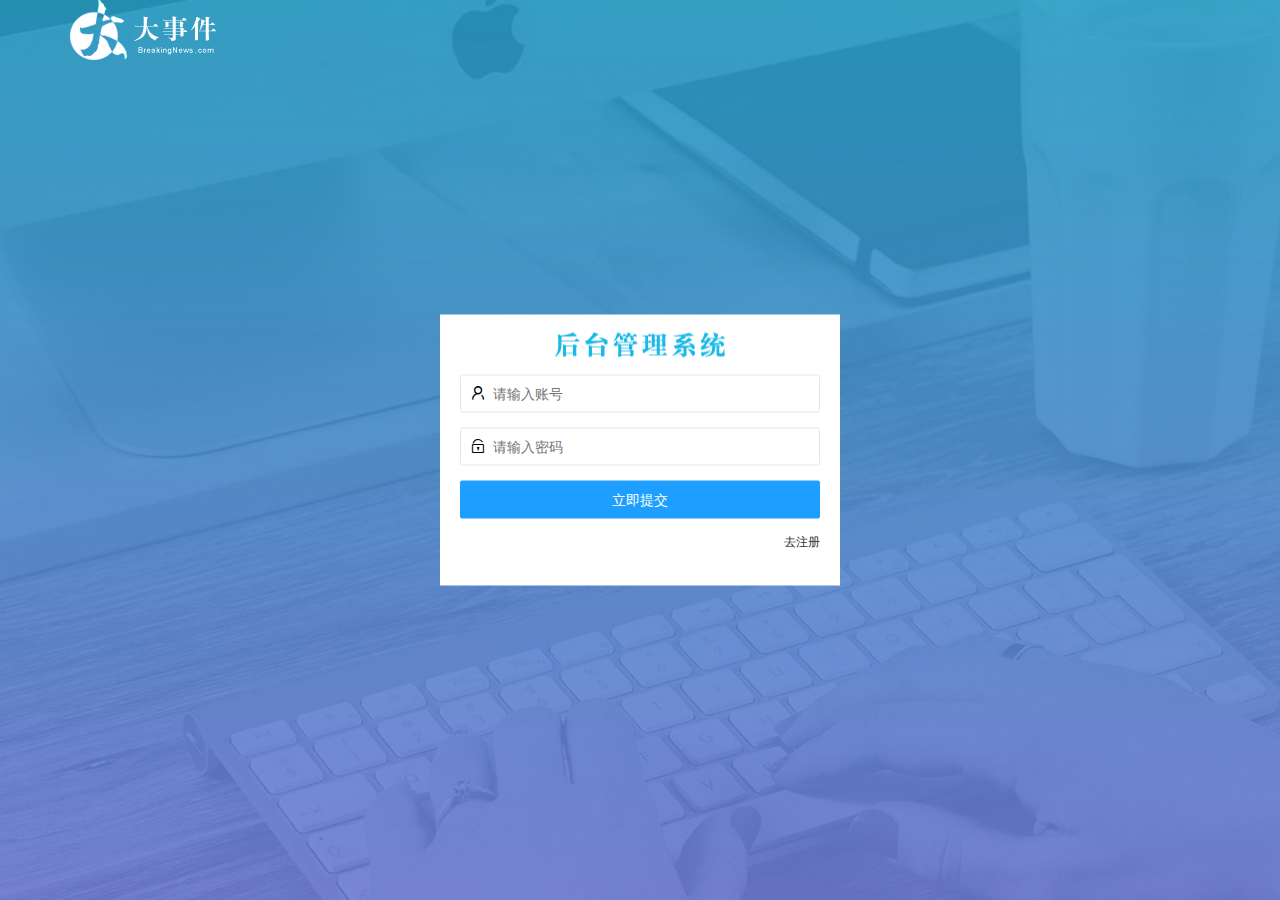
<file: code/login.html>
<!DOCTYPE html>
<html lang="en">

<head>
    <meta charset="UTF-8">
    <meta http-equiv="X-UA-Compatible" content="IE=edge">
    <meta name="viewport" content="width=device-width, initial-scale=1.0">
    <title>大事件 登入/注册</title>
    <!-- 导入layui的样式 -->
    <link rel="stylesheet" href="/code/assets/lib/layui/css/layui.css" />
    <!-- 导入自己login的样式 -->
    <link rel="stylesheet" href="./assets/css/login.css" />
</head>

<body>
    <!-- 头部logo设置 -->
    <div class="layui-main"><img src="/code/assets/images/logo.png" alt="" /></div>
    <!-- 登入注册区域 -->
    <div class="loginAndRegBox">
        <div class="title-box"></div>
        <!-- 登入的div -->
        <div class="login-box">
            <!-- 登入的表单 -->
            <form class="layui-form" id="form_login" action="">
                <!-- 账号 -->
                <div class="layui-form-item">
                    <i class="layui-icon layui-icon-username"></i>
                    <input type="text" name="username" required lay-verify="required" placeholder="请输入账号"
                        autocomplete="off" class="layui-input">
                </div>
                <!-- 密码 -->
                <div class="layui-form-item">
                    <i class="layui-icon layui-icon-password"></i>
                    <input type="password" name="password" required lay-verify="required|pwd" placeholder="请输入密码"
                        autocomplete="off" class="layui-input">
                </div>
                <!-- 提交登入按钮 -->
                <div class="layui-form-item">
                    <!-- 注意:表单提交按钮和普通按钮的区别就是 lay-submit 属性 -->
                    <button class="layui-btn layui-btn-fluid layui-btn-normal" lay-submit>立即提交</button>
                </div>
                <div class="layui-form-item links">
                    <a href="javascript:;" id="link_reg">去注册</a>
                </div>
            </form>
        </div>
        <!-- 注册的div -->
        <div class="reg-box">
            <!-- 注册表单 -->
            <form class="layui-form" id="form_reg" action="">
                <!-- 账号 -->
                <div class="layui-form-item">
                    <i class="layui-icon layui-icon-username"></i>
                    <input type="text" name="username" required lay-verify="required" placeholder="请输入账号"
                        autocomplete="off" class="layui-input">
                </div>
                <!-- 密码 -->
                <div class="layui-form-item">
                    <i class="layui-icon layui-icon-password"></i>
                    <input type="password" name="password" required lay-verify="required|pwd" placeholder="请输入密码"
                        autocomplete="off" class="layui-input">
                </div>
                <!-- 请确认密码 -->
                <div class="layui-form-item">
                    <i class="layui-icon layui-icon-password"></i>
                    <input type="password" name="repassword" required lay-verify="required|pwd|repwd"
                        placeholder="请确认密码" autocomplete="off" class="layui-input">
                </div>
                <!-- 提交注册按钮 -->
                <div class="layui-form-item">
                    <!-- 注意:表单提交按钮和普通按钮的区别就是 lay-submit 属性 -->
                    <button class="layui-btn layui-btn-fluid layui-btn-normal" lay-submit>注册</button>
                </div>
                <div class="layui-form-item links">
                    <a href="javascript:;" id="link_login">去登入</a>
                </div>
            </form>
        </div>
    </div>
    <!-- 引用layui的js -->
    <script src="/code/assets/lib/layui/layui.all.js"></script>
    <!-- 引用jq的js -->
    <script src="/code/assets/lib/jquery.js"></script>
    <!-- 引入自己封装的baseAPI js -->
    <script src="/code/assets/js/baseAPI.js"></script>
    <!-- 引用自己的js -->
    <script src="/code/assets/js/login.js"></script>
</body>

</html>
</file>
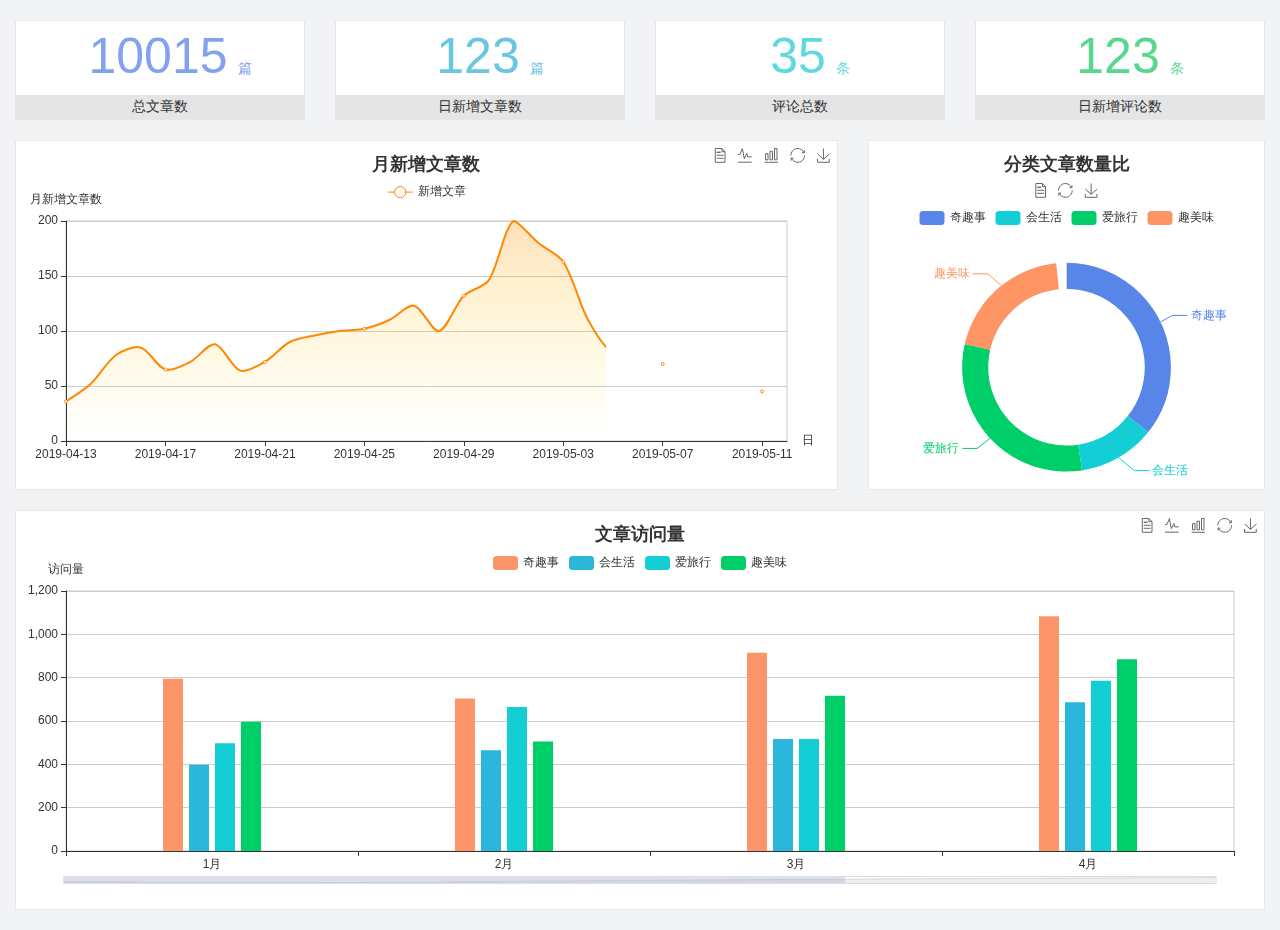
<file: code/home/dashboard.html>
<!DOCTYPE html>
<html lang="en">

<head>
  <meta charset="UTF-8">
  <meta name="viewport" content="width=device-width, initial-scale=1.0">
  <meta http-equiv="X-UA-Compatible" content="ie=edge">
  <title>图表统计</title>
  <link rel="stylesheet" href="/code/assets/lib/bootstrap.css" />
  <link rel="stylesheet" href="/code/assets/lib/main.css" />
  <script src="/code/assets/lib/jquery.js"></script>
  <script type="text/javascript" src="/code/assets/lib/echarts.min.js"></script>
</head>

<body>
  <div class="container-fluid">
    <div class="row spannel_list">
      <div class="col-sm-3 col-xs-6">
        <div class="spannel">
          <em>10015</em><span>篇</span>
          <b>总文章数</b>
        </div>
      </div>
      <div class="col-sm-3 col-xs-6">
        <div class="spannel scolor01">
          <em>123</em><span>篇</span>
          <b>日新增文章数</b>
        </div>
      </div>
      <div class="col-sm-3 col-xs-6">
        <div class="spannel scolor02">
          <em>35</em><span>条</span>
          <b>评论总数</b>
        </div>
      </div>
      <div class="col-sm-3 col-xs-6">
        <div class="spannel scolor03">
          <em>123</em><span>条</span>
          <b>日新增评论数</b>
        </div>
      </div>
    </div>
  </div>

  <div class="container-fluid">
    <div class="row curve-pie">
      <div class="col-lg-8 col-md-8">
        <div class="gragh_pannel" id="curve_show"></div>
      </div>
      <div class="col-lg-4 col-md-4">
        <div class="gragh_pannel" id="pie_show"></div>
      </div>
    </div>
  </div>

  <div class="container-fluid">
    <div class="column_pannel" id="column_show"></div>
  </div>

  <script>
    var oChart = echarts.init(document.getElementById('curve_show'));
    var aList_all = [
      { 'count': 36, 'date': '2019-04-13' },
      { 'count': 52, 'date': '2019-04-14' },
      { 'count': 78, 'date': '2019-04-15' },
      { 'count': 85, 'date': '2019-04-16' },
      { 'count': 65, 'date': '2019-04-17' },
      { 'count': 72, 'date': '2019-04-18' },
      { 'count': 88, 'date': '2019-04-19' },
      { 'count': 64, 'date': '2019-04-20' },
      { 'count': 72, 'date': '2019-04-21' },
      { 'count': 90, 'date': '2019-04-22' },
      { 'count': 96, 'date': '2019-04-23' },
      { 'count': 100, 'date': '2019-04-24' },
      { 'count': 102, 'date': '2019-04-25' },
      { 'count': 110, 'date': '2019-04-26' },
      { 'count': 123, 'date': '2019-04-27' },
      { 'count': 100, 'date': '2019-04-28' },
      { 'count': 132, 'date': '2019-04-29' },
      { 'count': 146, 'date': '2019-04-30' },
      { 'count': 200, 'date': '2019-05-01' },
      { 'count': 180, 'date': '2019-05-02' },
      { 'count': 163, 'date': '2019-05-03' },
      { 'count': 110, 'date': '2019-05-04' },
      { 'count': 80, 'date': '2019-05-05' },
      { 'count': 82, 'date': '2019-05-06' },
      { 'count': 70, 'date': '2019-05-07' },
      { 'count': 65, 'date': '2019-05-08' },
      { 'count': 54, 'date': '2019-05-09' },
      { 'count': 40, 'date': '2019-05-10' },
      { 'count': 45, 'date': '2019-05-11' },
      { 'count': 38, 'date': '2019-05-12' },
    ];

    let aCount = [];
    let aDate = [];

    for (var i = 0; i < aList_all.length; i++) {
      aCount.push(aList_all[i].count);
      aDate.push(aList_all[i].date);
    }

    var chartopt = {
      title: {
        text: '月新增文章数',
        left: 'center',
        top: '10'
      },
      tooltip: {
        trigger: 'axis'
      },
      legend: {
        data: ['新增文章'],
        top: '40'
      },
      toolbox: {
        show: true,
        feature: {
          mark: { show: true },
          dataView: { show: true, readOnly: false },
          magicType: { show: true, type: ['line', 'bar'] },
          restore: { show: true },
          saveAsImage: { show: true }
        }
      },
      calculable: true,
      xAxis: [
        {
          name: '日',
          type: 'category',
          boundaryGap: false,
          data: aDate
        }
      ],
      yAxis: [
        {
          name: '月新增文章数',
          type: 'value'
        }
      ],
      series: [
        {
          name: '新增文章',
          type: 'line',
          smooth: true,
          itemStyle: { normal: { areaStyle: { type: 'default' }, color: '#f80' }, lineStyle: { color: '#f80' } },
          data: aCount
        }],
      areaStyle: {
        normal: {
          color: new echarts.graphic.LinearGradient(0, 0, 0, 1, [{
            offset: 0,
            color: 'rgba(255,136,0,0.39)'
          }, {
            offset: .34,
            color: 'rgba(255,180,0,0.25)'
          }, {
            offset: 1,
            color: 'rgba(255,222,0,0.00)'
          }])

        }
      },
      grid: {
        show: true,
        x: 50,
        x2: 50,
        y: 80,
        height: 220
      }
    };

    oChart.setOption(chartopt);


    var oPie = echarts.init(document.getElementById('pie_show'));
    var oPieopt =
    {
      title: {
        top: 10,
        text: '分类文章数量比',
        x: 'center'
      },
      tooltip: {
        trigger: 'item',
        formatter: "{a} <br/>{b} : {c} ({d}%)"
      },
      color: ['#5885e8', '#13cfd5', '#00ce68', '#ff9565'],
      legend: {
        x: 'center',
        top: 65,
        data: ['奇趣事', '会生活', '爱旅行', '趣美味']
      },
      toolbox: {
        show: true,
        x: 'center',
        top: 35,
        feature: {
          mark: { show: true },
          dataView: { show: true, readOnly: false },
          magicType: {
            show: true,
            type: ['pie', 'funnel'],
            option: {
              funnel: {
                x: '25%',
                width: '50%',
                funnelAlign: 'left',
                max: 1548
              }
            }
          },
          restore: { show: true },
          saveAsImage: { show: true }
        }
      },
      calculable: true,
      series: [
        {
          name: '访问来源',
          type: 'pie',
          radius: ['45%', '60%'],
          center: ['50%', '65%'],
          data: [
            { value: 300, name: '奇趣事' },
            { value: 100, name: '会生活' },
            { value: 260, name: '爱旅行' },
            { value: 180, name: '趣美味' }
          ]
        }
      ]
    };
    oPie.setOption(oPieopt);



    var oColumn = this.echarts.init(document.getElementById('column_show'));
    var oColumnopt =
    {
      title: {
        text: '文章访问量',
        left: 'center',
        top: '10'
      },
      tooltip: {
        trigger: 'axis'
      },
      legend: {
        data: ['奇趣事', '会生活', '爱旅行', '趣美味'],
        top: '40'
      },
      toolbox: {
        show: true,
        feature: {
          mark: { show: true },
          dataView: { show: true, readOnly: false },
          magicType: { show: true, type: ['line', 'bar'] },
          restore: { show: true },
          saveAsImage: { show: true }
        }
      },
      calculable: true,
      xAxis: [
        {
          type: 'category',
          data: ['1月', '2月', '3月', '4月', '5月']
        }
      ],
      yAxis: [
        {
          name: '访问量',
          type: 'value'
        }
      ],
      series: [
        {
          name: '奇趣事',
          type: 'bar',
          barWidth: 20,
          itemStyle: {
            normal: { areaStyle: { type: 'default' }, color: '#fd956a' }
          },
          data: [800, 708, 920, 1090, 1200]
        },
        {
          name: '会生活',
          type: 'bar',
          barWidth: 20,
          itemStyle: {
            normal: { areaStyle: { type: 'default' }, color: '#2bb6db' }
          },
          data: [400, 468, 520, 690, 800]
        },
        {
          name: '爱旅行',
          type: 'bar',
          barWidth: 20,
          itemStyle: {
            normal: { areaStyle: { type: 'default' }, color: '#13cfd5' }
          },
          data: [500, 668, 520, 790, 900]
        },
        {
          name: '趣美味',
          type: 'bar',
          barWidth: 20,
          itemStyle: {
            normal: { areaStyle: { type: 'default' }, color: '#00ce68' }
          },
          data: [600, 508, 720, 890, 1000]
        }
      ],
      grid: {
        show: true,
        x: 50,
        x2: 30,
        y: 80,
        height: 260
      },
      dataZoom: [//给x轴设置滚动条
        {
          start: 0,//默认为0
          end: 100 - 1000 / 31,//默认为100
          type: 'slider',
          show: true,
          xAxisIndex: [0],
          handleSize: 0,//滑动条的 左右2个滑动条的大小
          height: 8,//组件高度
          left: 45, //左边的距离
          right: 50,//右边的距离
          bottom: 26,//右边的距离
          handleColor: '#ddd',//h滑动图标的颜色
          handleStyle: {
            borderColor: "#cacaca",
            borderWidth: "1",
            shadowBlur: 2,
            background: "#ddd",
            shadowColor: "#ddd",
          }
        }]
    };
    oColumn.setOption(oColumnopt);
  </script>
</body>

</html>
</file>
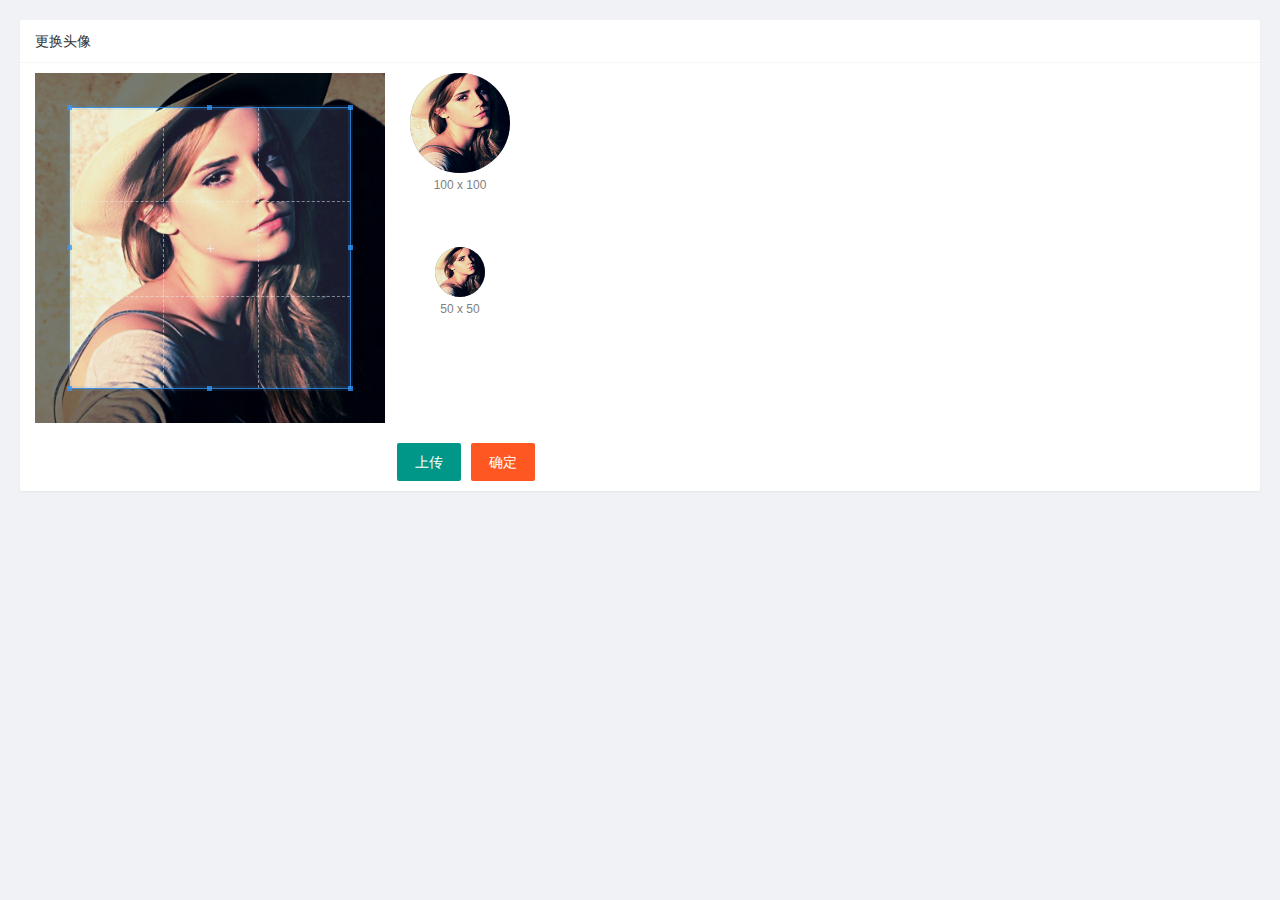
<file: code/user/user_avatar.html>
<!DOCTYPE html>
<html lang="en">

<head>
    <meta charset="UTF-8">
    <meta http-equiv="X-UA-Compatible" content="IE=edge">
    <meta name="viewport" content="width=device-width, initial-scale=1.0">
    <title>Document</title>
    <!-- 引用layui的样式 -->
    <link rel="stylesheet" href="/code/assets/lib/layui/css/layui.css">
    <!-- 引用crooper的样式 -->
    <link rel="stylesheet" href="/code/assets/lib/cropper/cropper.css" />
    <!-- 引用自己的样式 -->
    <link rel="stylesheet" href="/code/assets/css/user/user_avatar.css">
</head>

<body>
    <div class="layui-card">
        <div class="layui-card-header">更换头像</div>
        <div class="layui-card-body">
            <!-- 第一行的图片裁剪和预览区域 -->
            <div class="row1">
                <!-- 图片裁剪区域 -->
                <div class="cropper-box">
                    <!-- 这个 img 标签很重要，将来会把它初始化为裁剪区域 -->
                    <img id="image" src="/code/assets/images/sample.jpg" />
                </div>
                <!-- 图片的预览区域 -->
                <div class="preview-box">
                    <div>
                        <!-- 宽高为 100px 的预览区域 -->
                        <div class="img-preview w100"></div>
                        <p class="size">100 x 100</p>
                    </div>
                    <div>
                        <!-- 宽高为 50px 的预览区域 -->
                        <div class="img-preview w50"></div>
                        <p class="size">50 x 50</p>
                    </div>
                </div>
            </div>

            <!-- 第二行的按钮区域 -->
            <div class="row2">
                <!--  -->
                <input type="file" id="file" accept="image/png,image/jpeg">
                <button type="button" class="layui-btn" id="btnChoseImge">上传</button>
                <button type="button" class="layui-btn layui-btn-danger" id="btnUpLoad">确定</button>
            </div>
        </div>
    </div>
    <!--  -->
    <script src="/code/assets/lib/layui/layui.all.js"></script>
    <!-- 引入cropper的js -->
    <script src="/code/assets/lib/jquery.js"></script>
    <script src="/code/assets/lib/cropper/Cropper.js"></script>
    <script src="/code/assets/lib/cropper/jquery-cropper.js"></script>
    <!-- 引用baseAPi -->
    <script src="/code/assets/js/baseAPI.js"></script>
    <!-- 引入自己的js -->
    <script src="/code/assets/js/user/user_avatar.js"></script>

</body>

</html>
</file>
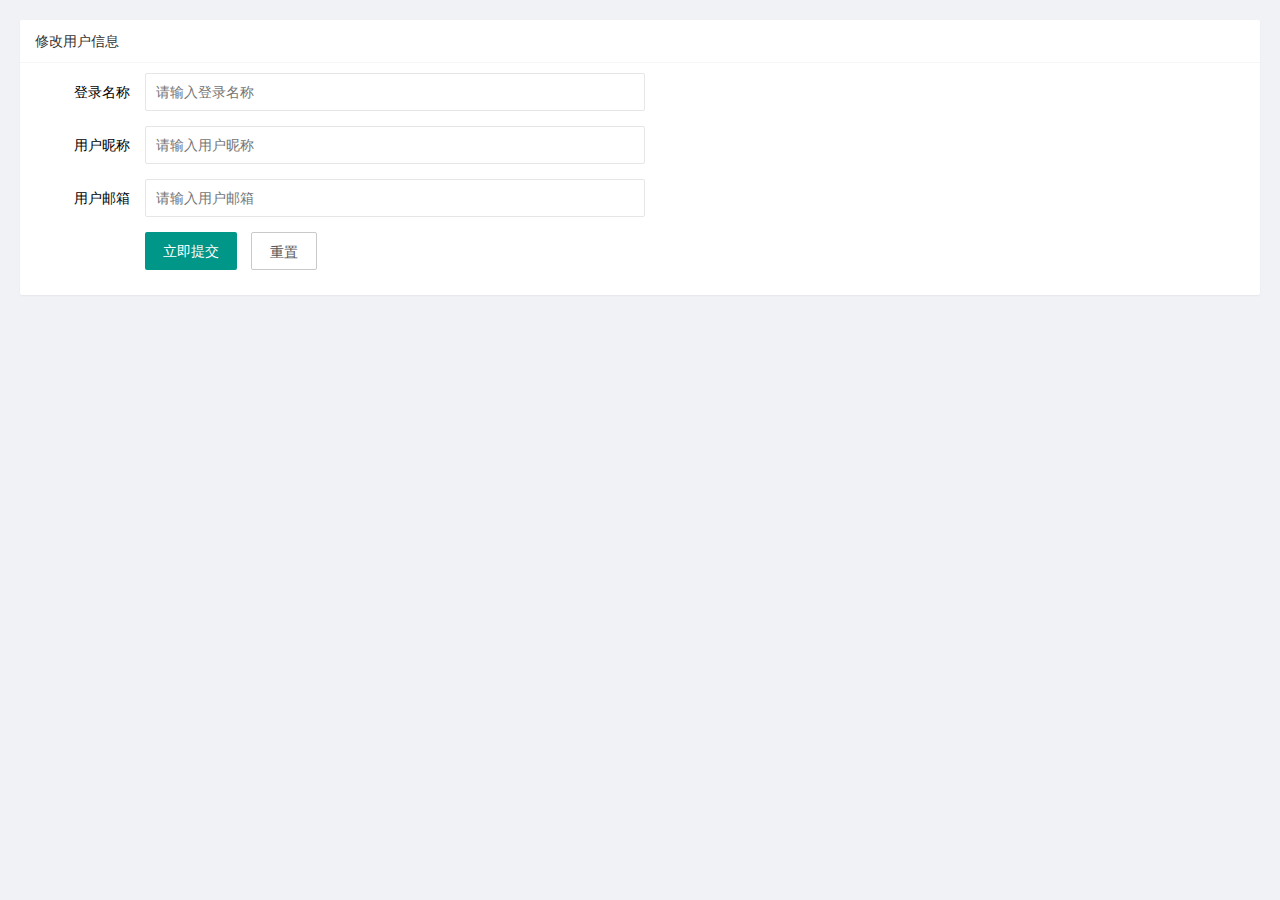
<file: code/user/user_info.html>
<!DOCTYPE html>
<html lang="en">

<head>
    <meta charset="UTF-8">
    <meta http-equiv="X-UA-Compatible" content="IE=edge">
    <meta name="viewport" content="width=device-width, initial-scale=1.0">
    <title>Document</title>
    <!-- 导入layui的样式 -->
    <link rel="stylesheet" href="/code/assets/lib/layui/css/layui.css">
    <!-- 导入自己的样式 -->
    <link rel="stylesheet" href="/code/assets/css/user/user_info.css">
</head>

<body>
    <div class="layui-card">
        <div class="layui-card-header">修改用户信息</div>
        <div class="layui-card-body">
            <!-- form表单区域 -->
            <form class="layui-form" action="" lay-filter="forUserInfo">
                <!-- 这是隐藏域 -->
                <input type="hidden" name="id" value="" />
                <div class="layui-form-item">
                    <label class="layui-form-label">登录名称</label>
                    <div class="layui-input-block">
                        <input type="text" name="username" required placeholder="请输入登录名称" autocomplete="off"
                            class="layui-input" readonly>
                    </div>
                </div>
                <div class="layui-form-item">
                    <label class="layui-form-label">用户昵称</label>
                    <div class="layui-input-block">
                        <input type="text" name="nickname" required lay-verify="required|nickname" placeholder="请输入用户昵称"
                            autocomplete="off" class="layui-input">
                    </div>
                </div>
                <div class="layui-form-item">
                    <label class="layui-form-label">用户邮箱</label>
                    <div class="layui-input-block">
                        <input type="text" name="email" required lay-verify="required|email" placeholder="请输入用户邮箱"
                            autocomplete="off" class="layui-input">
                    </div>
                </div>

                <div class="layui-form-item">
                    <div class="layui-input-block">
                        <button class="layui-btn" lay-submit lay-filter="formDemo">立即提交</button>
                        <button type="reset" class="layui-btn layui-btn-primary" id="btnReset">重置</button>
                    </div>
                </div>
            </form>
        </div>
    </div>
    <!-- 引用layui的js -->
    <script src="/code/assets/lib/layui/layui.all.js"></script>
    <!-- 引用jq -->
    <script src="/code/assets/lib/jquery.js"></script>
    <!-- 引用公共的请求部分 -->
    <script src="/code/assets/js/baseAPI.js"></script>
    <!-- 引用自己的js -->
    <script src="/code/assets/js/user/user_info.js"></script>
</body>

</html>
</file>
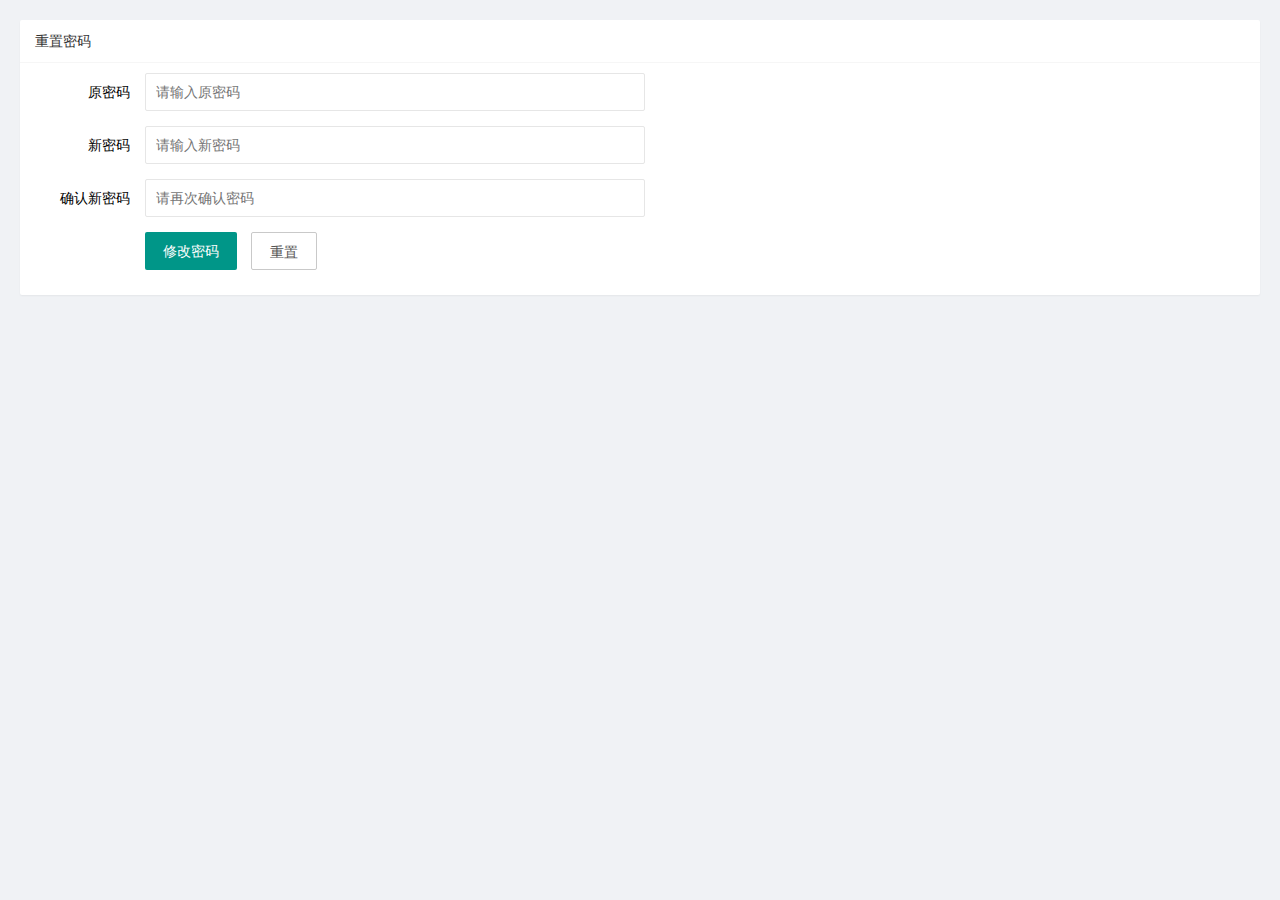
<file: code/user/user_pwd.html>
<!DOCTYPE html>
<html lang="en">

<head>
    <meta charset="UTF-8">
    <meta http-equiv="X-UA-Compatible" content="IE=edge">
    <meta name="viewport" content="width=device-width, initial-scale=1.0">
    <title>Document</title>
    <!-- 引用layui的样式 -->
    <link rel="stylesheet" href="/code/assets/lib/layui/css/layui.css">
    <!-- 引用自己的样式 -->
    <link rel="stylesheet" href="/code/assets/css/user/user_pwd.css">
</head>

<body>
    <div class="layui-card">
        <div class="layui-card-header">重置密码</div>
        <div class="layui-card-body">
            <!-- 表单区域 -->
            <form class="layui-form" action="">
                <div class="layui-form-item">
                    <label class="layui-form-label">原密码</label>
                    <div class="layui-input-block">
                        <input type="password" name="oldPwd" required lay-verify="required|Pwd" placeholder="请输入原密码"
                            autocomplete="off" class="layui-input">
                    </div>
                </div>
                <div class="layui-form-item">
                    <label class="layui-form-label">新密码</label>
                    <div class="layui-input-block">
                        <input type="password" name="newPwd" required lay-verify="required|Pwd|samePwd" placeholder="请输入新密码"
                            autocomplete="off" class="layui-input">
                    </div>
                </div>
                <div class="layui-form-item">
                    <label class="layui-form-label">确认新密码</label>
                    <div class="layui-input-block">
                        <input type="password" name="rePwd" required lay-verify="required|Pwd|rePwd" placeholder="请再次确认密码"
                            autocomplete="off" class="layui-input">
                    </div>
                </div>
                <div class="layui-form-item">
                    <div class="layui-input-block">
                      <button class="layui-btn" lay-submit lay-filter="formDemo">修改密码</button>
                      <button type="reset" class="layui-btn layui-btn-primary">重置</button>
                    </div>
                  </div>
            </form>
        </div>
    </div>
    <!-- 引入layui的js -->
    <script src="/code/assets/lib/layui/layui.all.js"></script>
    <!-- 引入jq -->
    <script src="/code/assets/lib/jquery.js"></script>
    <!-- 引入baseApi -->
    <script src="/code/assets/js/baseAPI.js"></script>
    <!-- 引入自己的js -->
    <script src="/code/assets/js/user/user_pwd.js"></script>
    
</body>

</html>
</file>
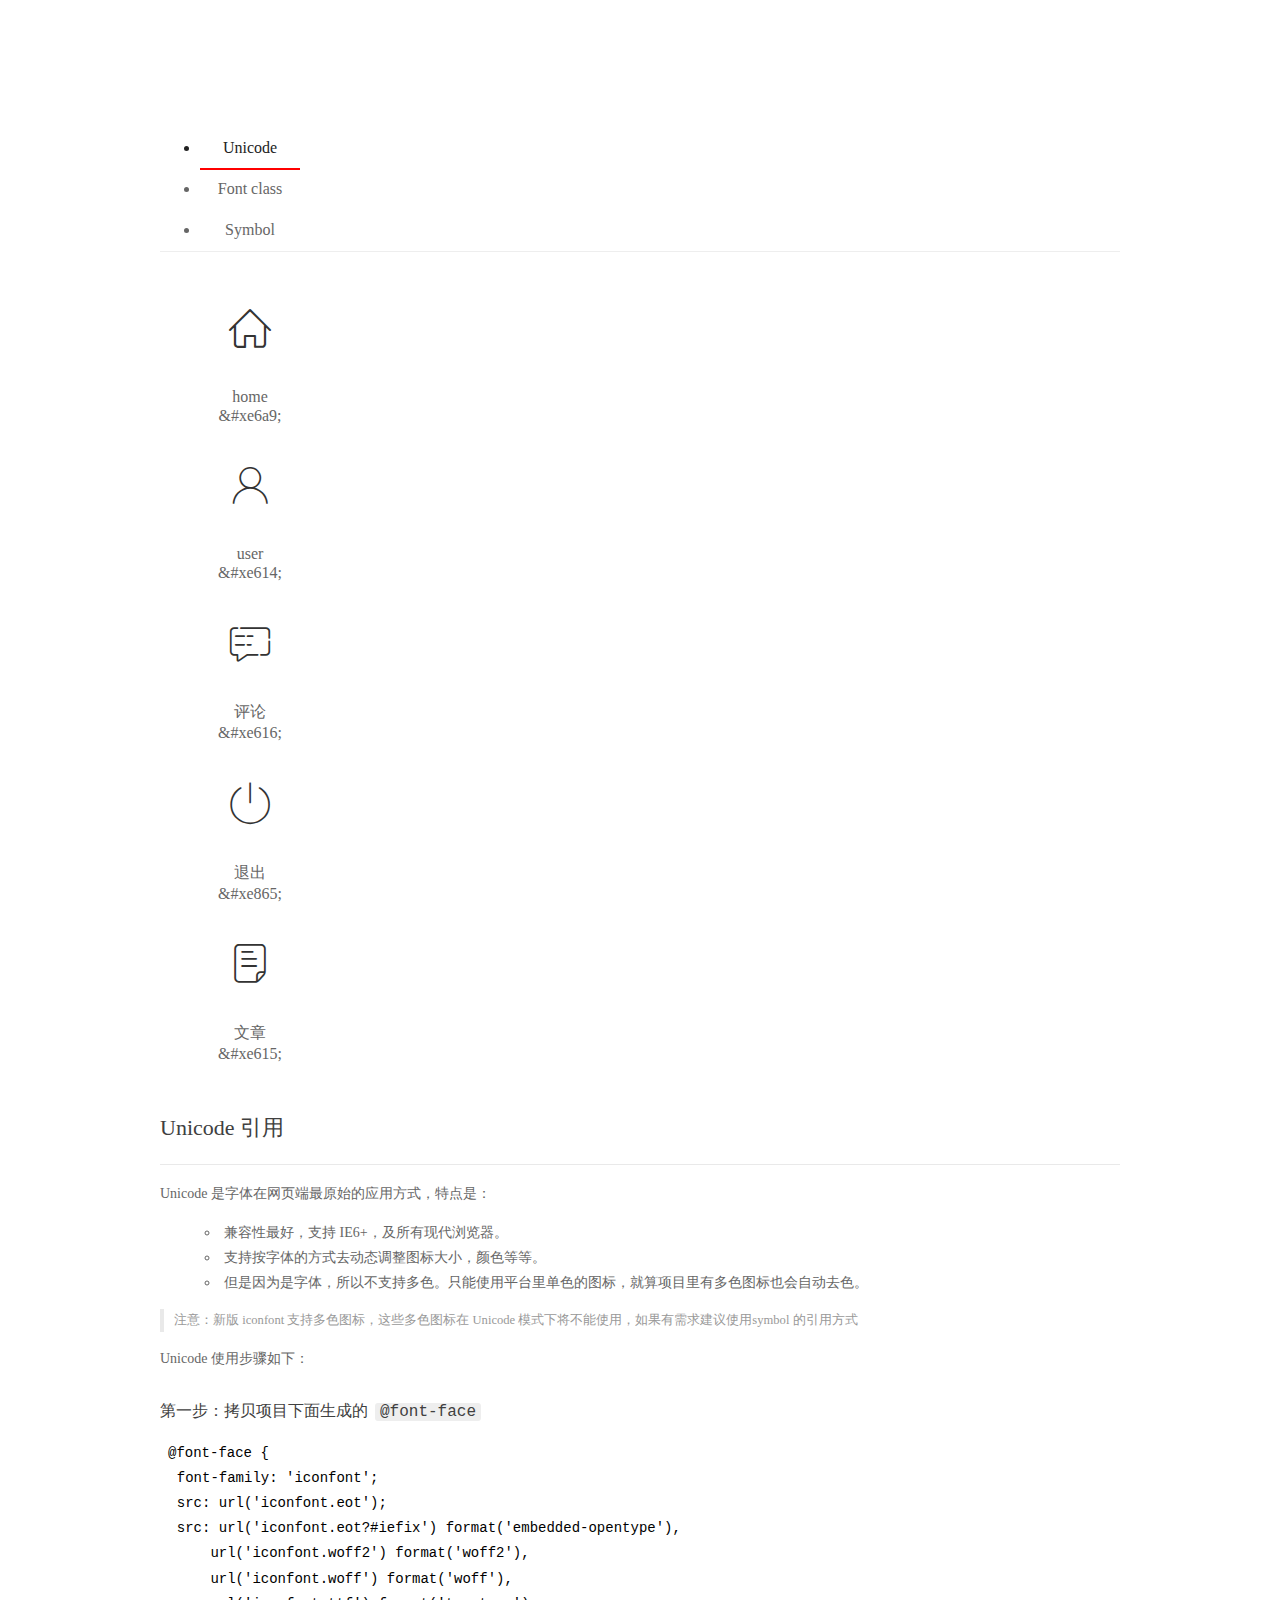
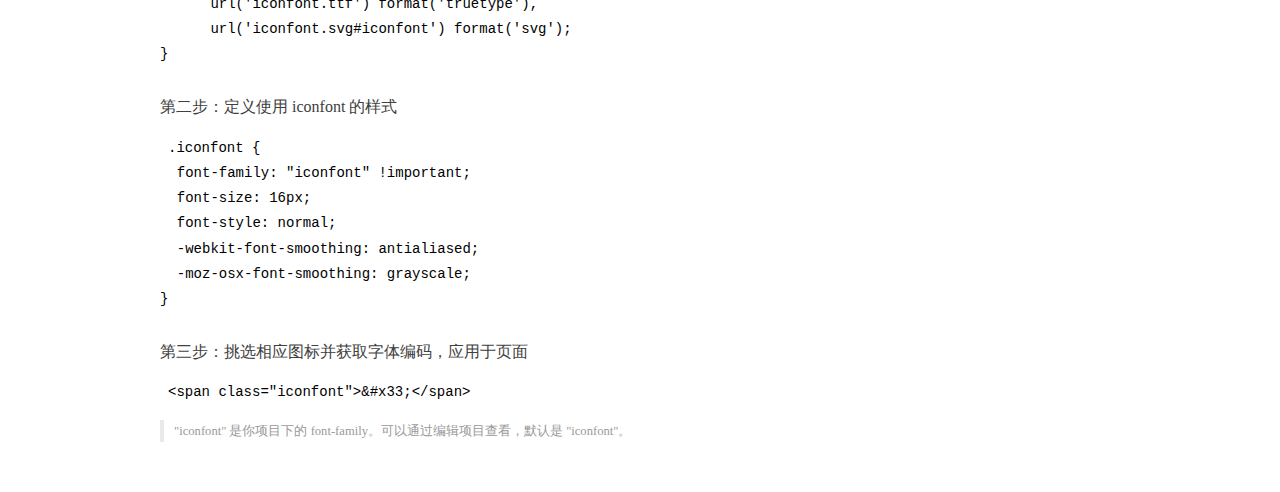
<file: code/assets/fonts/demo_index.html>
<!DOCTYPE html>
<html>
<head>
  <meta charset="utf-8"/>
  <title>IconFont Demo</title>
  <link rel="shortcut icon" href="https://gtms04.alicdn.com/tps/i4/TB1_oz6GVXXXXaFXpXXJDFnIXXX-64-64.ico" type="image/x-icon"/>
  <link rel="stylesheet" href="https://g.alicdn.com/thx/cube/1.3.2/cube.min.css">
  <link rel="stylesheet" href="demo.css">
  <link rel="stylesheet" href="iconfont.css">
  <script src="iconfont.js"></script>
  <!-- jQuery -->
  <script src="https://a1.alicdn.com/oss/uploads/2018/12/26/7bfddb60-08e8-11e9-9b04-53e73bb6408b.js"></script>
  <!-- 代码高亮 -->
  <script src="https://a1.alicdn.com/oss/uploads/2018/12/26/a3f714d0-08e6-11e9-8a15-ebf944d7534c.js"></script>
</head>
<body>
  <div class="main">
    <h1 class="logo"><a href="https://www.iconfont.cn/" title="iconfont 首页" target="_blank">&#xe86b;</a></h1>
    <div class="nav-tabs">
      <ul id="tabs" class="dib-box">
        <li class="dib active"><span>Unicode</span></li>
        <li class="dib"><span>Font class</span></li>
        <li class="dib"><span>Symbol</span></li>
      </ul>
      
    </div>
    <div class="tab-container">
      <div class="content unicode" style="display: block;">
          <ul class="icon_lists dib-box">
          
            <li class="dib">
              <span class="icon iconfont">&#xe6a9;</span>
                <div class="name">home</div>
                <div class="code-name">&amp;#xe6a9;</div>
              </li>
          
            <li class="dib">
              <span class="icon iconfont">&#xe614;</span>
                <div class="name">user</div>
                <div class="code-name">&amp;#xe614;</div>
              </li>
          
            <li class="dib">
              <span class="icon iconfont">&#xe616;</span>
                <div class="name">评论</div>
                <div class="code-name">&amp;#xe616;</div>
              </li>
          
            <li class="dib">
              <span class="icon iconfont">&#xe865;</span>
                <div class="name">退出</div>
                <div class="code-name">&amp;#xe865;</div>
              </li>
          
            <li class="dib">
              <span class="icon iconfont">&#xe615;</span>
                <div class="name">文章</div>
                <div class="code-name">&amp;#xe615;</div>
              </li>
          
          </ul>
          <div class="article markdown">
          <h2 id="unicode-">Unicode 引用</h2>
          <hr>

          <p>Unicode 是字体在网页端最原始的应用方式，特点是：</p>
          <ul>
            <li>兼容性最好，支持 IE6+，及所有现代浏览器。</li>
            <li>支持按字体的方式去动态调整图标大小，颜色等等。</li>
            <li>但是因为是字体，所以不支持多色。只能使用平台里单色的图标，就算项目里有多色图标也会自动去色。</li>
          </ul>
          <blockquote>
            <p>注意：新版 iconfont 支持多色图标，这些多色图标在 Unicode 模式下将不能使用，如果有需求建议使用symbol 的引用方式</p>
          </blockquote>
          <p>Unicode 使用步骤如下：</p>
          <h3 id="-font-face">第一步：拷贝项目下面生成的 <code>@font-face</code></h3>
<pre><code class="language-css"
>@font-face {
  font-family: 'iconfont';
  src: url('iconfont.eot');
  src: url('iconfont.eot?#iefix') format('embedded-opentype'),
      url('iconfont.woff2') format('woff2'),
      url('iconfont.woff') format('woff'),
      url('iconfont.ttf') format('truetype'),
      url('iconfont.svg#iconfont') format('svg');
}
</code></pre>
          <h3 id="-iconfont-">第二步：定义使用 iconfont 的样式</h3>
<pre><code class="language-css"
>.iconfont {
  font-family: "iconfont" !important;
  font-size: 16px;
  font-style: normal;
  -webkit-font-smoothing: antialiased;
  -moz-osx-font-smoothing: grayscale;
}
</code></pre>
          <h3 id="-">第三步：挑选相应图标并获取字体编码，应用于页面</h3>
<pre>
<code class="language-html"
>&lt;span class="iconfont"&gt;&amp;#x33;&lt;/span&gt;
</code></pre>
          <blockquote>
            <p>"iconfont" 是你项目下的 font-family。可以通过编辑项目查看，默认是 "iconfont"。</p>
          </blockquote>
          </div>
      </div>
      <div class="content font-class">
        <ul class="icon_lists dib-box">
          
          <li class="dib">
            <span class="icon iconfont icon-home"></span>
            <div class="name">
              home
            </div>
            <div class="code-name">.icon-home
            </div>
          </li>
          
          <li class="dib">
            <span class="icon iconfont icon-user"></span>
            <div class="name">
              user
            </div>
            <div class="code-name">.icon-user
            </div>
          </li>
          
          <li class="dib">
            <span class="icon iconfont icon-pinglun"></span>
            <div class="name">
              评论
            </div>
            <div class="code-name">.icon-pinglun
            </div>
          </li>
          
          <li class="dib">
            <span class="icon iconfont icon-tuichu"></span>
            <div class="name">
              退出
            </div>
            <div class="code-name">.icon-tuichu
            </div>
          </li>
          
          <li class="dib">
            <span class="icon iconfont icon-16"></span>
            <div class="name">
              文章
            </div>
            <div class="code-name">.icon-16
            </div>
          </li>
          
        </ul>
        <div class="article markdown">
        <h2 id="font-class-">font-class 引用</h2>
        <hr>

        <p>font-class 是 Unicode 使用方式的一种变种，主要是解决 Unicode 书写不直观，语意不明确的问题。</p>
        <p>与 Unicode 使用方式相比，具有如下特点：</p>
        <ul>
          <li>兼容性良好，支持 IE8+，及所有现代浏览器。</li>
          <li>相比于 Unicode 语意明确，书写更直观。可以很容易分辨这个 icon 是什么。</li>
          <li>因为使用 class 来定义图标，所以当要替换图标时，只需要修改 class 里面的 Unicode 引用。</li>
          <li>不过因为本质上还是使用的字体，所以多色图标还是不支持的。</li>
        </ul>
        <p>使用步骤如下：</p>
        <h3 id="-fontclass-">第一步：引入项目下面生成的 fontclass 代码：</h3>
<pre><code class="language-html">&lt;link rel="stylesheet" href="./iconfont.css"&gt;
</code></pre>
        <h3 id="-">第二步：挑选相应图标并获取类名，应用于页面：</h3>
<pre><code class="language-html">&lt;span class="iconfont icon-xxx"&gt;&lt;/span&gt;
</code></pre>
        <blockquote>
          <p>"
            iconfont" 是你项目下的 font-family。可以通过编辑项目查看，默认是 "iconfont"。</p>
        </blockquote>
      </div>
      </div>
      <div class="content symbol">
          <ul class="icon_lists dib-box">
          
            <li class="dib">
                <svg class="icon svg-icon" aria-hidden="true">
                  <use xlink:href="#icon-home"></use>
                </svg>
                <div class="name">home</div>
                <div class="code-name">#icon-home</div>
            </li>
          
            <li class="dib">
                <svg class="icon svg-icon" aria-hidden="true">
                  <use xlink:href="#icon-user"></use>
                </svg>
                <div class="name">user</div>
                <div class="code-name">#icon-user</div>
            </li>
          
            <li class="dib">
                <svg class="icon svg-icon" aria-hidden="true">
                  <use xlink:href="#icon-pinglun"></use>
                </svg>
                <div class="name">评论</div>
                <div class="code-name">#icon-pinglun</div>
            </li>
          
            <li class="dib">
                <svg class="icon svg-icon" aria-hidden="true">
                  <use xlink:href="#icon-tuichu"></use>
                </svg>
                <div class="name">退出</div>
                <div class="code-name">#icon-tuichu</div>
            </li>
          
            <li class="dib">
                <svg class="icon svg-icon" aria-hidden="true">
                  <use xlink:href="#icon-16"></use>
                </svg>
                <div class="name">文章</div>
                <div class="code-name">#icon-16</div>
            </li>
          
          </ul>
          <div class="article markdown">
          <h2 id="symbol-">Symbol 引用</h2>
          <hr>

          <p>这是一种全新的使用方式，应该说这才是未来的主流，也是平台目前推荐的用法。相关介绍可以参考这篇<a href="">文章</a>
            这种用法其实是做了一个 SVG 的集合，与另外两种相比具有如下特点：</p>
          <ul>
            <li>支持多色图标了，不再受单色限制。</li>
            <li>通过一些技巧，支持像字体那样，通过 <code>font-size</code>, <code>color</code> 来调整样式。</li>
            <li>兼容性较差，支持 IE9+，及现代浏览器。</li>
            <li>浏览器渲染 SVG 的性能一般，还不如 png。</li>
          </ul>
          <p>使用步骤如下：</p>
          <h3 id="-symbol-">第一步：引入项目下面生成的 symbol 代码：</h3>
<pre><code class="language-html">&lt;script src="./iconfont.js"&gt;&lt;/script&gt;
</code></pre>
          <h3 id="-css-">第二步：加入通用 CSS 代码（引入一次就行）：</h3>
<pre><code class="language-html">&lt;style&gt;
.icon {
  width: 1em;
  height: 1em;
  vertical-align: -0.15em;
  fill: currentColor;
  overflow: hidden;
}
&lt;/style&gt;
</code></pre>
          <h3 id="-">第三步：挑选相应图标并获取类名，应用于页面：</h3>
<pre><code class="language-html">&lt;svg class="icon" aria-hidden="true"&gt;
  &lt;use xlink:href="#icon-xxx"&gt;&lt;/use&gt;
&lt;/svg&gt;
</code></pre>
          </div>
      </div>

    </div>
  </div>
  <script>
  $(document).ready(function () {
      $('.tab-container .content:first').show()

      $('#tabs li').click(function (e) {
        var tabContent = $('.tab-container .content')
        var index = $(this).index()

        if ($(this).hasClass('active')) {
          return
        } else {
          $('#tabs li').removeClass('active')
          $(this).addClass('active')

          tabContent.hide().eq(index).fadeIn()
        }
      })
    })
  </script>
</body>
</html>
</file>
<file: code/assets/lib/layui/css/layui.css>
/** layui-v2.5.5 MIT License By https://www.layui.com */
 .layui-inline,img{display:inline-block;vertical-align:middle}h1,h2,h3,h4,h5,h6{font-weight:400}.layui-edge,.layui-header,.layui-inline,.layui-main{position:relative}.layui-body,.layui-edge,.layui-elip{overflow:hidden}.layui-btn,.layui-edge,.layui-inline,img{vertical-align:middle}.layui-btn,.layui-disabled,.layui-icon,.layui-unselect{-moz-user-select:none;-webkit-user-select:none;-ms-user-select:none}.layui-elip,.layui-form-checkbox span,.layui-form-pane .layui-form-label{text-overflow:ellipsis;white-space:nowrap}.layui-breadcrumb,.layui-tree-btnGroup{visibility:hidden}blockquote,body,button,dd,div,dl,dt,form,h1,h2,h3,h4,h5,h6,input,li,ol,p,pre,td,textarea,th,ul{margin:0;padding:0;-webkit-tap-highlight-color:rgba(0,0,0,0)}a:active,a:hover{outline:0}img{border:none}li{list-style:none}table{border-collapse:collapse;border-spacing:0}h4,h5,h6{font-size:100%}button,input,optgroup,option,select,textarea{font-family:inherit;font-size:inherit;font-style:inherit;font-weight:inherit;outline:0}pre{white-space:pre-wrap;white-space:-moz-pre-wrap;white-space:-pre-wrap;white-space:-o-pre-wrap;word-wrap:break-word}body{line-height:24px;font:14px Helvetica Neue,Helvetica,PingFang SC,Tahoma,Arial,sans-serif}hr{height:1px;margin:10px 0;border:0;clear:both}a{color:#333;text-decoration:none}a:hover{color:#777}a cite{font-style:normal;*cursor:pointer}.layui-border-box,.layui-border-box *{box-sizing:border-box}.layui-box,.layui-box *{box-sizing:content-box}.layui-clear{clear:both;*zoom:1}.layui-clear:after{content:'\20';clear:both;*zoom:1;display:block;height:0}.layui-inline{*display:inline;*zoom:1}.layui-edge{display:inline-block;width:0;height:0;border-width:6px;border-style:dashed;border-color:transparent}.layui-edge-top{top:-4px;border-bottom-color:#999;border-bottom-style:solid}.layui-edge-right{border-left-color:#999;border-left-style:solid}.layui-edge-bottom{top:2px;border-top-color:#999;border-top-style:solid}.layui-edge-left{border-right-color:#999;border-right-style:solid}.layui-disabled,.layui-disabled:hover{color:#d2d2d2!important;cursor:not-allowed!important}.layui-circle{border-radius:100%}.layui-show{display:block!important}.layui-hide{display:none!important}@font-face{font-family:layui-icon;src:url(../font/iconfont.eot?v=250);src:url(../font/iconfont.eot?v=250#iefix) format('embedded-opentype'),url(../font/iconfont.woff2?v=250) format('woff2'),url(../font/iconfont.woff?v=250) format('woff'),url(../font/iconfont.ttf?v=250) format('truetype'),url(../font/iconfont.svg?v=250#layui-icon) format('svg')}.layui-icon{font-family:layui-icon!important;font-size:16px;font-style:normal;-webkit-font-smoothing:antialiased;-moz-osx-font-smoothing:grayscale}.layui-icon-reply-fill:before{content:"\e611"}.layui-icon-set-fill:before{content:"\e614"}.layui-icon-menu-fill:before{content:"\e60f"}.layui-icon-search:before{content:"\e615"}.layui-icon-share:before{content:"\e641"}.layui-icon-set-sm:before{content:"\e620"}.layui-icon-engine:before{content:"\e628"}.layui-icon-close:before{content:"\1006"}.layui-icon-close-fill:before{content:"\1007"}.layui-icon-chart-screen:before{content:"\e629"}.layui-icon-star:before{content:"\e600"}.layui-icon-circle-dot:before{content:"\e617"}.layui-icon-chat:before{content:"\e606"}.layui-icon-release:before{content:"\e609"}.layui-icon-list:before{content:"\e60a"}.layui-icon-chart:before{content:"\e62c"}.layui-icon-ok-circle:before{content:"\1005"}.layui-icon-layim-theme:before{content:"\e61b"}.layui-icon-table:before{content:"\e62d"}.layui-icon-right:before{content:"\e602"}.layui-icon-left:before{content:"\e603"}.layui-icon-cart-simple:before{content:"\e698"}.layui-icon-face-cry:before{content:"\e69c"}.layui-icon-face-smile:before{content:"\e6af"}.layui-icon-survey:before{content:"\e6b2"}.layui-icon-tree:before{content:"\e62e"}.layui-icon-upload-circle:before{content:"\e62f"}.layui-icon-add-circle:before{content:"\e61f"}.layui-icon-download-circle:before{content:"\e601"}.layui-icon-templeate-1:before{content:"\e630"}.layui-icon-util:before{content:"\e631"}.layui-icon-face-surprised:before{content:"\e664"}.layui-icon-edit:before{content:"\e642"}.layui-icon-speaker:before{content:"\e645"}.layui-icon-down:before{content:"\e61a"}.layui-icon-file:before{content:"\e621"}.layui-icon-layouts:before{content:"\e632"}.layui-icon-rate-half:before{content:"\e6c9"}.layui-icon-add-circle-fine:before{content:"\e608"}.layui-icon-prev-circle:before{content:"\e633"}.layui-icon-read:before{content:"\e705"}.layui-icon-404:before{content:"\e61c"}.layui-icon-carousel:before{content:"\e634"}.layui-icon-help:before{content:"\e607"}.layui-icon-code-circle:before{content:"\e635"}.layui-icon-water:before{content:"\e636"}.layui-icon-username:before{content:"\e66f"}.layui-icon-find-fill:before{content:"\e670"}.layui-icon-about:before{content:"\e60b"}.layui-icon-location:before{content:"\e715"}.layui-icon-up:before{content:"\e619"}.layui-icon-pause:before{content:"\e651"}.layui-icon-date:before{content:"\e637"}.layui-icon-layim-uploadfile:before{content:"\e61d"}.layui-icon-delete:before{content:"\e640"}.layui-icon-play:before{content:"\e652"}.layui-icon-top:before{content:"\e604"}.layui-icon-friends:before{content:"\e612"}.layui-icon-refresh-3:before{content:"\e9aa"}.layui-icon-ok:before{content:"\e605"}.layui-icon-layer:before{content:"\e638"}.layui-icon-face-smile-fine:before{content:"\e60c"}.layui-icon-dollar:before{content:"\e659"}.layui-icon-group:before{content:"\e613"}.layui-icon-layim-download:before{content:"\e61e"}.layui-icon-picture-fine:before{content:"\e60d"}.layui-icon-link:before{content:"\e64c"}.layui-icon-diamond:before{content:"\e735"}.layui-icon-log:before{content:"\e60e"}.layui-icon-rate-solid:before{content:"\e67a"}.layui-icon-fonts-del:before{content:"\e64f"}.layui-icon-unlink:before{content:"\e64d"}.layui-icon-fonts-clear:before{content:"\e639"}.layui-icon-triangle-r:before{content:"\e623"}.layui-icon-circle:before{content:"\e63f"}.layui-icon-radio:before{content:"\e643"}.layui-icon-align-center:before{content:"\e647"}.layui-icon-align-right:before{content:"\e648"}.layui-icon-align-left:before{content:"\e649"}.layui-icon-loading-1:before{content:"\e63e"}.layui-icon-return:before{content:"\e65c"}.layui-icon-fonts-strong:before{content:"\e62b"}.layui-icon-upload:before{content:"\e67c"}.layui-icon-dialogue:before{content:"\e63a"}.layui-icon-video:before{content:"\e6ed"}.layui-icon-headset:before{content:"\e6fc"}.layui-icon-cellphone-fine:before{content:"\e63b"}.layui-icon-add-1:before{content:"\e654"}.layui-icon-face-smile-b:before{content:"\e650"}.layui-icon-fonts-html:before{content:"\e64b"}.layui-icon-form:before{content:"\e63c"}.layui-icon-cart:before{content:"\e657"}.layui-icon-camera-fill:before{content:"\e65d"}.layui-icon-tabs:before{content:"\e62a"}.layui-icon-fonts-code:before{content:"\e64e"}.layui-icon-fire:before{content:"\e756"}.layui-icon-set:before{content:"\e716"}.layui-icon-fonts-u:before{content:"\e646"}.layui-icon-triangle-d:before{content:"\e625"}.layui-icon-tips:before{content:"\e702"}.layui-icon-picture:before{content:"\e64a"}.layui-icon-more-vertical:before{content:"\e671"}.layui-icon-flag:before{content:"\e66c"}.layui-icon-loading:before{content:"\e63d"}.layui-icon-fonts-i:before{content:"\e644"}.layui-icon-refresh-1:before{content:"\e666"}.layui-icon-rmb:before{content:"\e65e"}.layui-icon-home:before{content:"\e68e"}.layui-icon-user:before{content:"\e770"}.layui-icon-notice:before{content:"\e667"}.layui-icon-login-weibo:before{content:"\e675"}.layui-icon-voice:before{content:"\e688"}.layui-icon-upload-drag:before{content:"\e681"}.layui-icon-login-qq:before{content:"\e676"}.layui-icon-snowflake:before{content:"\e6b1"}.layui-icon-file-b:before{content:"\e655"}.layui-icon-template:before{content:"\e663"}.layui-icon-auz:before{content:"\e672"}.layui-icon-console:before{content:"\e665"}.layui-icon-app:before{content:"\e653"}.layui-icon-prev:before{content:"\e65a"}.layui-icon-website:before{content:"\e7ae"}.layui-icon-next:before{content:"\e65b"}.layui-icon-component:before{content:"\e857"}.layui-icon-more:before{content:"\e65f"}.layui-icon-login-wechat:before{content:"\e677"}.layui-icon-shrink-right:before{content:"\e668"}.layui-icon-spread-left:before{content:"\e66b"}.layui-icon-camera:before{content:"\e660"}.layui-icon-note:before{content:"\e66e"}.layui-icon-refresh:before{content:"\e669"}.layui-icon-female:before{content:"\e661"}.layui-icon-male:before{content:"\e662"}.layui-icon-password:before{content:"\e673"}.layui-icon-senior:before{content:"\e674"}.layui-icon-theme:before{content:"\e66a"}.layui-icon-tread:before{content:"\e6c5"}.layui-icon-praise:before{content:"\e6c6"}.layui-icon-star-fill:before{content:"\e658"}.layui-icon-rate:before{content:"\e67b"}.layui-icon-template-1:before{content:"\e656"}.layui-icon-vercode:before{content:"\e679"}.layui-icon-cellphone:before{content:"\e678"}.layui-icon-screen-full:before{content:"\e622"}.layui-icon-screen-restore:before{content:"\e758"}.layui-icon-cols:before{content:"\e610"}.layui-icon-export:before{content:"\e67d"}.layui-icon-print:before{content:"\e66d"}.layui-icon-slider:before{content:"\e714"}.layui-icon-addition:before{content:"\e624"}.layui-icon-subtraction:before{content:"\e67e"}.layui-icon-service:before{content:"\e626"}.layui-icon-transfer:before{content:"\e691"}.layui-main{width:1140px;margin:0 auto}.layui-header{z-index:1000;height:60px}.layui-header a:hover{transition:all .5s;-webkit-transition:all .5s}.layui-side{position:fixed;left:0;top:0;bottom:0;z-index:999;width:200px;overflow-x:hidden}.layui-side-scroll{position:relative;width:220px;height:100%;overflow-x:hidden}.layui-body{position:absolute;left:200px;right:0;top:0;bottom:0;z-index:998;width:auto;overflow-y:auto;box-sizing:border-box}.layui-layout-body{overflow:hidden}.layui-layout-admin .layui-header{background-color:#23262E}.layui-layout-admin .layui-side{top:60px;width:200px;overflow-x:hidden}.layui-layout-admin .layui-body{position:fixed;top:60px;bottom:44px}.layui-layout-admin .layui-main{width:auto;margin:0 15px}.layui-layout-admin .layui-footer{position:fixed;left:200px;right:0;bottom:0;height:44px;line-height:44px;padding:0 15px;background-color:#eee}.layui-layout-admin .layui-logo{position:absolute;left:0;top:0;width:200px;height:100%;line-height:60px;text-align:center;color:#009688;font-size:16px}.layui-layout-admin .layui-header .layui-nav{background:0 0}.layui-layout-left{position:absolute!important;left:200px;top:0}.layui-layout-right{position:absolute!important;right:0;top:0}.layui-container{position:relative;margin:0 auto;padding:0 15px;box-sizing:border-box}.layui-fluid{position:relative;margin:0 auto;padding:0 15px}.layui-row:after,.layui-row:before{content:'';display:block;clear:both}.layui-col-lg1,.layui-col-lg10,.layui-col-lg11,.layui-col-lg12,.layui-col-lg2,.layui-col-lg3,.layui-col-lg4,.layui-col-lg5,.layui-col-lg6,.layui-col-lg7,.layui-col-lg8,.layui-col-lg9,.layui-col-md1,.layui-col-md10,.layui-col-md11,.layui-col-md12,.layui-col-md2,.layui-col-md3,.layui-col-md4,.layui-col-md5,.layui-col-md6,.layui-col-md7,.layui-col-md8,.layui-col-md9,.layui-col-sm1,.layui-col-sm10,.layui-col-sm11,.layui-col-sm12,.layui-col-sm2,.layui-col-sm3,.layui-col-sm4,.layui-col-sm5,.layui-col-sm6,.layui-col-sm7,.layui-col-sm8,.layui-col-sm9,.layui-col-xs1,.layui-col-xs10,.layui-col-xs11,.layui-col-xs12,.layui-col-xs2,.layui-col-xs3,.layui-col-xs4,.layui-col-xs5,.layui-col-xs6,.layui-col-xs7,.layui-col-xs8,.layui-col-xs9{position:relative;display:block;box-sizing:border-box}.layui-col-xs1,.layui-col-xs10,.layui-col-xs11,.layui-col-xs12,.layui-col-xs2,.layui-col-xs3,.layui-col-xs4,.layui-col-xs5,.layui-col-xs6,.layui-col-xs7,.layui-col-xs8,.layui-col-xs9{float:left}.layui-col-xs1{width:8.33333333%}.layui-col-xs2{width:16.66666667%}.layui-col-xs3{width:25%}.layui-col-xs4{width:33.33333333%}.layui-col-xs5{width:41.66666667%}.layui-col-xs6{width:50%}.layui-col-xs7{width:58.33333333%}.layui-col-xs8{width:66.66666667%}.layui-col-xs9{width:75%}.layui-col-xs10{width:83.33333333%}.layui-col-xs11{width:91.66666667%}.layui-col-xs12{width:100%}.layui-col-xs-offset1{margin-left:8.33333333%}.layui-col-xs-offset2{margin-left:16.66666667%}.layui-col-xs-offset3{margin-left:25%}.layui-col-xs-offset4{margin-left:33.33333333%}.layui-col-xs-offset5{margin-left:41.66666667%}.layui-col-xs-offset6{margin-left:50%}.layui-col-xs-offset7{margin-left:58.33333333%}.layui-col-xs-offset8{margin-left:66.66666667%}.layui-col-xs-offset9{margin-left:75%}.layui-col-xs-offset10{margin-left:83.33333333%}.layui-col-xs-offset11{margin-left:91.66666667%}.layui-col-xs-offset12{margin-left:100%}@media screen and (max-width:768px){.layui-hide-xs{display:none!important}.layui-show-xs-block{display:block!important}.layui-show-xs-inline{display:inline!important}.layui-show-xs-inline-block{display:inline-block!important}}@media screen and (min-width:768px){.layui-container{width:750px}.layui-hide-sm{display:none!important}.layui-show-sm-block{display:block!important}.layui-show-sm-inline{display:inline!important}.layui-show-sm-inline-block{display:inline-block!important}.layui-col-sm1,.layui-col-sm10,.layui-col-sm11,.layui-col-sm12,.layui-col-sm2,.layui-col-sm3,.layui-col-sm4,.layui-col-sm5,.layui-col-sm6,.layui-col-sm7,.layui-col-sm8,.layui-col-sm9{float:left}.layui-col-sm1{width:8.33333333%}.layui-col-sm2{width:16.66666667%}.layui-col-sm3{width:25%}.layui-col-sm4{width:33.33333333%}.layui-col-sm5{width:41.66666667%}.layui-col-sm6{width:50%}.layui-col-sm7{width:58.33333333%}.layui-col-sm8{width:66.66666667%}.layui-col-sm9{width:75%}.layui-col-sm10{width:83.33333333%}.layui-col-sm11{width:91.66666667%}.layui-col-sm12{width:100%}.layui-col-sm-offset1{margin-left:8.33333333%}.layui-col-sm-offset2{margin-left:16.66666667%}.layui-col-sm-offset3{margin-left:25%}.layui-col-sm-offset4{margin-left:33.33333333%}.layui-col-sm-offset5{margin-left:41.66666667%}.layui-col-sm-offset6{margin-left:50%}.layui-col-sm-offset7{margin-left:58.33333333%}.layui-col-sm-offset8{margin-left:66.66666667%}.layui-col-sm-offset9{margin-left:75%}.layui-col-sm-offset10{margin-left:83.33333333%}.layui-col-sm-offset11{margin-left:91.66666667%}.layui-col-sm-offset12{margin-left:100%}}@media screen and (min-width:992px){.layui-container{width:970px}.layui-hide-md{display:none!important}.layui-show-md-block{display:block!important}.layui-show-md-inline{display:inline!important}.layui-show-md-inline-block{display:inline-block!important}.layui-col-md1,.layui-col-md10,.layui-col-md11,.layui-col-md12,.layui-col-md2,.layui-col-md3,.layui-col-md4,.layui-col-md5,.layui-col-md6,.layui-col-md7,.layui-col-md8,.layui-col-md9{float:left}.layui-col-md1{width:8.33333333%}.layui-col-md2{width:16.66666667%}.layui-col-md3{width:25%}.layui-col-md4{width:33.33333333%}.layui-col-md5{width:41.66666667%}.layui-col-md6{width:50%}.layui-col-md7{width:58.33333333%}.layui-col-md8{width:66.66666667%}.layui-col-md9{width:75%}.layui-col-md10{width:83.33333333%}.layui-col-md11{width:91.66666667%}.layui-col-md12{width:100%}.layui-col-md-offset1{margin-left:8.33333333%}.layui-col-md-offset2{margin-left:16.66666667%}.layui-col-md-offset3{margin-left:25%}.layui-col-md-offset4{margin-left:33.33333333%}.layui-col-md-offset5{margin-left:41.66666667%}.layui-col-md-offset6{margin-left:50%}.layui-col-md-offset7{margin-left:58.33333333%}.layui-col-md-offset8{margin-left:66.66666667%}.layui-col-md-offset9{margin-left:75%}.layui-col-md-offset10{margin-left:83.33333333%}.layui-col-md-offset11{margin-left:91.66666667%}.layui-col-md-offset12{margin-left:100%}}@media screen and (min-width:1200px){.layui-container{width:1170px}.layui-hide-lg{display:none!important}.layui-show-lg-block{display:block!important}.layui-show-lg-inline{display:inline!important}.layui-show-lg-inline-block{display:inline-block!important}.layui-col-lg1,.layui-col-lg10,.layui-col-lg11,.layui-col-lg12,.layui-col-lg2,.layui-col-lg3,.layui-col-lg4,.layui-col-lg5,.layui-col-lg6,.layui-col-lg7,.layui-col-lg8,.layui-col-lg9{float:left}.layui-col-lg1{width:8.33333333%}.layui-col-lg2{width:16.66666667%}.layui-col-lg3{width:25%}.layui-col-lg4{width:33.33333333%}.layui-col-lg5{width:41.66666667%}.layui-col-lg6{width:50%}.layui-col-lg7{width:58.33333333%}.layui-col-lg8{width:66.66666667%}.layui-col-lg9{width:75%}.layui-col-lg10{width:83.33333333%}.layui-col-lg11{width:91.66666667%}.layui-col-lg12{width:100%}.layui-col-lg-offset1{margin-left:8.33333333%}.layui-col-lg-offset2{margin-left:16.66666667%}.layui-col-lg-offset3{margin-left:25%}.layui-col-lg-offset4{margin-left:33.33333333%}.layui-col-lg-offset5{margin-left:41.66666667%}.layui-col-lg-offset6{margin-left:50%}.layui-col-lg-offset7{margin-left:58.33333333%}.layui-col-lg-offset8{margin-left:66.66666667%}.layui-col-lg-offset9{margin-left:75%}.layui-col-lg-offset10{margin-left:83.33333333%}.layui-col-lg-offset11{margin-left:91.66666667%}.layui-col-lg-offset12{margin-left:100%}}.layui-col-space1{margin:-.5px}.layui-col-space1>*{padding:.5px}.layui-col-space3{margin:-1.5px}.layui-col-space3>*{padding:1.5px}.layui-col-space5{margin:-2.5px}.layui-col-space5>*{padding:2.5px}.layui-col-space8{margin:-3.5px}.layui-col-space8>*{padding:3.5px}.layui-col-space10{margin:-5px}.layui-col-space10>*{padding:5px}.layui-col-space12{margin:-6px}.layui-col-space12>*{padding:6px}.layui-col-space15{margin:-7.5px}.layui-col-space15>*{padding:7.5px}.layui-col-space18{margin:-9px}.layui-col-space18>*{padding:9px}.layui-col-space20{margin:-10px}.layui-col-space20>*{padding:10px}.layui-col-space22{margin:-11px}.layui-col-space22>*{padding:11px}.layui-col-space25{margin:-12.5px}.layui-col-space25>*{padding:12.5px}.layui-col-space30{margin:-15px}.layui-col-space30>*{padding:15px}.layui-btn,.layui-input,.layui-select,.layui-textarea,.layui-upload-button{outline:0;-webkit-appearance:none;transition:all .3s;-webkit-transition:all .3s;box-sizing:border-box}.layui-elem-quote{margin-bottom:10px;padding:15px;line-height:22px;border-left:5px solid #009688;border-radius:0 2px 2px 0;background-color:#f2f2f2}.layui-quote-nm{border-style:solid;border-width:1px 1px 1px 5px;background:0 0}.layui-elem-field{margin-bottom:10px;padding:0;border-width:1px;border-style:solid}.layui-elem-field legend{margin-left:20px;padding:0 10px;font-size:20px;font-weight:300}.layui-field-title{margin:10px 0 20px;border-width:1px 0 0}.layui-field-box{padding:10px 15px}.layui-field-title .layui-field-box{padding:10px 0}.layui-progress{position:relative;height:6px;border-radius:20px;background-color:#e2e2e2}.layui-progress-bar{position:absolute;left:0;top:0;width:0;max-width:100%;height:6px;border-radius:20px;text-align:right;background-color:#5FB878;transition:all .3s;-webkit-transition:all .3s}.layui-progress-big,.layui-progress-big .layui-progress-bar{height:18px;line-height:18px}.layui-progress-text{position:relative;top:-20px;line-height:18px;font-size:12px;color:#666}.layui-progress-big .layui-progress-text{position:static;padding:0 10px;color:#fff}.layui-collapse{border-width:1px;border-style:solid;border-radius:2px}.layui-colla-content,.layui-colla-item{border-top-width:1px;border-top-style:solid}.layui-colla-item:first-child{border-top:none}.layui-colla-title{position:relative;height:42px;line-height:42px;padding:0 15px 0 35px;color:#333;background-color:#f2f2f2;cursor:pointer;font-size:14px;overflow:hidden}.layui-colla-content{display:none;padding:10px 15px;line-height:22px;color:#666}.layui-colla-icon{position:absolute;left:15px;top:0;font-size:14px}.layui-card{margin-bottom:15px;border-radius:2px;background-color:#fff;box-shadow:0 1px 2px 0 rgba(0,0,0,.05)}.layui-card:last-child{margin-bottom:0}.layui-card-header{position:relative;height:42px;line-height:42px;padding:0 15px;border-bottom:1px solid #f6f6f6;color:#333;border-radius:2px 2px 0 0;font-size:14px}.layui-bg-black,.layui-bg-blue,.layui-bg-cyan,.layui-bg-green,.layui-bg-orange,.layui-bg-red{color:#fff!important}.layui-card-body{position:relative;padding:10px 15px;line-height:24px}.layui-card-body[pad15]{padding:15px}.layui-card-body[pad20]{padding:20px}.layui-card-body .layui-table{margin:5px 0}.layui-card .layui-tab{margin:0}.layui-panel-window{position:relative;padding:15px;border-radius:0;border-top:5px solid #E6E6E6;background-color:#fff}.layui-auxiliar-moving{position:fixed;left:0;right:0;top:0;bottom:0;width:100%;height:100%;background:0 0;z-index:9999999999}.layui-form-label,.layui-form-mid,.layui-form-select,.layui-input-block,.layui-input-inline,.layui-textarea{position:relative}.layui-bg-red{background-color:#FF5722!important}.layui-bg-orange{background-color:#FFB800!important}.layui-bg-green{background-color:#009688!important}.layui-bg-cyan{background-color:#2F4056!important}.layui-bg-blue{background-color:#1E9FFF!important}.layui-bg-black{background-color:#393D49!important}.layui-bg-gray{background-color:#eee!important;color:#666!important}.layui-badge-rim,.layui-colla-content,.layui-colla-item,.layui-collapse,.layui-elem-field,.layui-form-pane .layui-form-item[pane],.layui-form-pane .layui-form-label,.layui-input,.layui-layedit,.layui-layedit-tool,.layui-quote-nm,.layui-select,.layui-tab-bar,.layui-tab-card,.layui-tab-title,.layui-tab-title .layui-this:after,.layui-textarea{border-color:#e6e6e6}.layui-timeline-item:before,hr{background-color:#e6e6e6}.layui-text{line-height:22px;font-size:14px;color:#666}.layui-text h1,.layui-text h2,.layui-text h3{font-weight:500;color:#333}.layui-text h1{font-size:30px}.layui-text h2{font-size:24px}.layui-text h3{font-size:18px}.layui-text a:not(.layui-btn){color:#01AAED}.layui-text a:not(.layui-btn):hover{text-decoration:underline}.layui-text ul{padding:5px 0 5px 15px}.layui-text ul li{margin-top:5px;list-style-type:disc}.layui-text em,.layui-word-aux{color:#999!important;padding:0 5px!important}.layui-btn{display:inline-block;height:38px;line-height:38px;padding:0 18px;background-color:#009688;color:#fff;white-space:nowrap;text-align:center;font-size:14px;border:none;border-radius:2px;cursor:pointer}.layui-btn:hover{opacity:.8;filter:alpha(opacity=80);color:#fff}.layui-btn:active{opacity:1;filter:alpha(opacity=100)}.layui-btn+.layui-btn{margin-left:10px}.layui-btn-container{font-size:0}.layui-btn-container .layui-btn{margin-right:10px;margin-bottom:10px}.layui-btn-container .layui-btn+.layui-btn{margin-left:0}.layui-table .layui-btn-container .layui-btn{margin-bottom:9px}.layui-btn-radius{border-radius:100px}.layui-btn .layui-icon{margin-right:3px;font-size:18px;vertical-align:bottom;vertical-align:middle\9}.layui-btn-primary{border:1px solid #C9C9C9;background-color:#fff;color:#555}.layui-btn-primary:hover{border-color:#009688;color:#333}.layui-btn-normal{background-color:#1E9FFF}.layui-btn-warm{background-color:#FFB800}.layui-btn-danger{background-color:#FF5722}.layui-btn-checked{background-color:#5FB878}.layui-btn-disabled,.layui-btn-disabled:active,.layui-btn-disabled:hover{border:1px solid #e6e6e6;background-color:#FBFBFB;color:#C9C9C9;cursor:not-allowed;opacity:1}.layui-btn-lg{height:44px;line-height:44px;padding:0 25px;font-size:16px}.layui-btn-sm{height:30px;line-height:30px;padding:0 10px;font-size:12px}.layui-btn-sm i{font-size:16px!important}.layui-btn-xs{height:22px;line-height:22px;padding:0 5px;font-size:12px}.layui-btn-xs i{font-size:14px!important}.layui-btn-group{display:inline-block;vertical-align:middle;font-size:0}.layui-btn-group .layui-btn{margin-left:0!important;margin-right:0!important;border-left:1px solid rgba(255,255,255,.5);border-radius:0}.layui-btn-group .layui-btn-primary{border-left:none}.layui-btn-group .layui-btn-primary:hover{border-color:#C9C9C9;color:#009688}.layui-btn-group .layui-btn:first-child{border-left:none;border-radius:2px 0 0 2px}.layui-btn-group .layui-btn-primary:first-child{border-left:1px solid #c9c9c9}.layui-btn-group .layui-btn:last-child{border-radius:0 2px 2px 0}.layui-btn-group .layui-btn+.layui-btn{margin-left:0}.layui-btn-group+.layui-btn-group{margin-left:10px}.layui-btn-fluid{width:100%}.layui-input,.layui-select,.layui-textarea{height:38px;line-height:1.3;line-height:38px\9;border-width:1px;border-style:solid;background-color:#fff;border-radius:2px}.layui-input::-webkit-input-placeholder,.layui-select::-webkit-input-placeholder,.layui-textarea::-webkit-input-placeholder{line-height:1.3}.layui-input,.layui-textarea{display:block;width:100%;padding-left:10px}.layui-input:hover,.layui-textarea:hover{border-color:#D2D2D2!important}.layui-input:focus,.layui-textarea:focus{border-color:#C9C9C9!important}.layui-textarea{min-height:100px;height:auto;line-height:20px;padding:6px 10px;resize:vertical}.layui-select{padding:0 10px}.layui-form input[type=checkbox],.layui-form input[type=radio],.layui-form select{display:none}.layui-form [lay-ignore]{display:initial}.layui-form-item{margin-bottom:15px;clear:both;*zoom:1}.layui-form-item:after{content:'\20';clear:both;*zoom:1;display:block;height:0}.layui-form-label{float:left;display:block;padding:9px 15px;width:80px;font-weight:400;line-height:20px;text-align:right}.layui-form-label-col{display:block;float:none;padding:9px 0;line-height:20px;text-align:left}.layui-form-item .layui-inline{margin-bottom:5px;margin-right:10px}.layui-input-block{margin-left:110px;min-height:36px}.layui-input-inline{display:inline-block;vertical-align:middle}.layui-form-item .layui-input-inline{float:left;width:190px;margin-right:10px}.layui-form-text .layui-input-inline{width:auto}.layui-form-mid{float:left;display:block;padding:9px 0!important;line-height:20px;margin-right:10px}.layui-form-danger+.layui-form-select .layui-input,.layui-form-danger:focus{border-color:#FF5722!important}.layui-form-select .layui-input{padding-right:30px;cursor:pointer}.layui-form-select .layui-edge{position:absolute;right:10px;top:50%;margin-top:-3px;cursor:pointer;border-width:6px;border-top-color:#c2c2c2;border-top-style:solid;transition:all .3s;-webkit-transition:all .3s}.layui-form-select dl{display:none;position:absolute;left:0;top:42px;padding:5px 0;z-index:899;min-width:100%;border:1px solid #d2d2d2;max-height:300px;overflow-y:auto;background-color:#fff;border-radius:2px;box-shadow:0 2px 4px rgba(0,0,0,.12);box-sizing:border-box}.layui-form-select dl dd,.layui-form-select dl dt{padding:0 10px;line-height:36px;white-space:nowrap;overflow:hidden;text-overflow:ellipsis}.layui-form-select dl dt{font-size:12px;color:#999}.layui-form-select dl dd{cursor:pointer}.layui-form-select dl dd:hover{background-color:#f2f2f2;-webkit-transition:.5s all;transition:.5s all}.layui-form-select .layui-select-group dd{padding-left:20px}.layui-form-select dl dd.layui-select-tips{padding-left:10px!important;color:#999}.layui-form-select dl dd.layui-this{background-color:#5FB878;color:#fff}.layui-form-checkbox,.layui-form-select dl dd.layui-disabled{background-color:#fff}.layui-form-selected dl{display:block}.layui-form-checkbox,.layui-form-checkbox *,.layui-form-switch{display:inline-block;vertical-align:middle}.layui-form-selected .layui-edge{margin-top:-9px;-webkit-transform:rotate(180deg);transform:rotate(180deg);margin-top:-3px\9}:root .layui-form-selected .layui-edge{margin-top:-9px\0/IE9}.layui-form-selectup dl{top:auto;bottom:42px}.layui-select-none{margin:5px 0;text-align:center;color:#999}.layui-select-disabled .layui-disabled{border-color:#eee!important}.layui-select-disabled .layui-edge{border-top-color:#d2d2d2}.layui-form-checkbox{position:relative;height:30px;line-height:30px;margin-right:10px;padding-right:30px;cursor:pointer;font-size:0;-webkit-transition:.1s linear;transition:.1s linear;box-sizing:border-box}.layui-form-checkbox span{padding:0 10px;height:100%;font-size:14px;border-radius:2px 0 0 2px;background-color:#d2d2d2;color:#fff;overflow:hidden}.layui-form-checkbox:hover span{background-color:#c2c2c2}.layui-form-checkbox i{position:absolute;right:0;top:0;width:30px;height:28px;border:1px solid #d2d2d2;border-left:none;border-radius:0 2px 2px 0;color:#fff;font-size:20px;text-align:center}.layui-form-checkbox:hover i{border-color:#c2c2c2;color:#c2c2c2}.layui-form-checked,.layui-form-checked:hover{border-color:#5FB878}.layui-form-checked span,.layui-form-checked:hover span{background-color:#5FB878}.layui-form-checked i,.layui-form-checked:hover i{color:#5FB878}.layui-form-item .layui-form-checkbox{margin-top:4px}.layui-form-checkbox[lay-skin=primary]{height:auto!important;line-height:normal!important;min-width:18px;min-height:18px;border:none!important;margin-right:0;padding-left:28px;padding-right:0;background:0 0}.layui-form-checkbox[lay-skin=primary] span{padding-left:0;padding-right:15px;line-height:18px;background:0 0;color:#666}.layui-form-checkbox[lay-skin=primary] i{right:auto;left:0;width:16px;height:16px;line-height:16px;border:1px solid #d2d2d2;font-size:12px;border-radius:2px;background-color:#fff;-webkit-transition:.1s linear;transition:.1s linear}.layui-form-checkbox[lay-skin=primary]:hover i{border-color:#5FB878;color:#fff}.layui-form-checked[lay-skin=primary] i{border-color:#5FB878!important;background-color:#5FB878;color:#fff}.layui-checkbox-disbaled[lay-skin=primary] span{background:0 0!important;color:#c2c2c2}.layui-checkbox-disbaled[lay-skin=primary]:hover i{border-color:#d2d2d2}.layui-form-item .layui-form-checkbox[lay-skin=primary]{margin-top:10px}.layui-form-switch{position:relative;height:22px;line-height:22px;min-width:35px;padding:0 5px;margin-top:8px;border:1px solid #d2d2d2;border-radius:20px;cursor:pointer;background-color:#fff;-webkit-transition:.1s linear;transition:.1s linear}.layui-form-switch i{position:absolute;left:5px;top:3px;width:16px;height:16px;border-radius:20px;background-color:#d2d2d2;-webkit-transition:.1s linear;transition:.1s linear}.layui-form-switch em{position:relative;top:0;width:25px;margin-left:21px;padding:0!important;text-align:center!important;color:#999!important;font-style:normal!important;font-size:12px}.layui-form-onswitch{border-color:#5FB878;background-color:#5FB878}.layui-checkbox-disbaled,.layui-checkbox-disbaled i{border-color:#e2e2e2!important}.layui-form-onswitch i{left:100%;margin-left:-21px;background-color:#fff}.layui-form-onswitch em{margin-left:5px;margin-right:21px;color:#fff!important}.layui-checkbox-disbaled span{background-color:#e2e2e2!important}.layui-checkbox-disbaled:hover i{color:#fff!important}[lay-radio]{display:none}.layui-form-radio,.layui-form-radio *{display:inline-block;vertical-align:middle}.layui-form-radio{line-height:28px;margin:6px 10px 0 0;padding-right:10px;cursor:pointer;font-size:0}.layui-form-radio *{font-size:14px}.layui-form-radio>i{margin-right:8px;font-size:22px;color:#c2c2c2}.layui-form-radio>i:hover,.layui-form-radioed>i{color:#5FB878}.layui-radio-disbaled>i{color:#e2e2e2!important}.layui-form-pane .layui-form-label{width:110px;padding:8px 15px;height:38px;line-height:20px;border-width:1px;border-style:solid;border-radius:2px 0 0 2px;text-align:center;background-color:#FBFBFB;overflow:hidden;box-sizing:border-box}.layui-form-pane .layui-input-inline{margin-left:-1px}.layui-form-pane .layui-input-block{margin-left:110px;left:-1px}.layui-form-pane .layui-input{border-radius:0 2px 2px 0}.layui-form-pane .layui-form-text .layui-form-label{float:none;width:100%;border-radius:2px;box-sizing:border-box;text-align:left}.layui-form-pane .layui-form-text .layui-input-inline{display:block;margin:0;top:-1px;clear:both}.layui-form-pane .layui-form-text .layui-input-block{margin:0;left:0;top:-1px}.layui-form-pane .layui-form-text .layui-textarea{min-height:100px;border-radius:0 0 2px 2px}.layui-form-pane .layui-form-checkbox{margin:4px 0 4px 10px}.layui-form-pane .layui-form-radio,.layui-form-pane .layui-form-switch{margin-top:6px;margin-left:10px}.layui-form-pane .layui-form-item[pane]{position:relative;border-width:1px;border-style:solid}.layui-form-pane .layui-form-item[pane] .layui-form-label{position:absolute;left:0;top:0;height:100%;border-width:0 1px 0 0}.layui-form-pane .layui-form-item[pane] .layui-input-inline{margin-left:110px}@media screen and (max-width:450px){.layui-form-item .layui-form-label{text-overflow:ellipsis;overflow:hidden;white-space:nowrap}.layui-form-item .layui-inline{display:block;margin-right:0;margin-bottom:20px;clear:both}.layui-form-item .layui-inline:after{content:'\20';clear:both;display:block;height:0}.layui-form-item .layui-input-inline{display:block;float:none;left:-3px;width:auto;margin:0 0 10px 112px}.layui-form-item .layui-input-inline+.layui-form-mid{margin-left:110px;top:-5px;padding:0}.layui-form-item .layui-form-checkbox{margin-right:5px;margin-bottom:5px}}.layui-layedit{border-width:1px;border-style:solid;border-radius:2px}.layui-layedit-tool{padding:3px 5px;border-bottom-width:1px;border-bottom-style:solid;font-size:0}.layedit-tool-fixed{position:fixed;top:0;border-top:1px solid #e2e2e2}.layui-layedit-tool .layedit-tool-mid,.layui-layedit-tool .layui-icon{display:inline-block;vertical-align:middle;text-align:center;font-size:14px}.layui-layedit-tool .layui-icon{position:relative;width:32px;height:30px;line-height:30px;margin:3px 5px;color:#777;cursor:pointer;border-radius:2px}.layui-layedit-tool .layui-icon:hover{color:#393D49}.layui-layedit-tool .layui-icon:active{color:#000}.layui-layedit-tool .layedit-tool-active{background-color:#e2e2e2;color:#000}.layui-layedit-tool .layui-disabled,.layui-layedit-tool .layui-disabled:hover{color:#d2d2d2;cursor:not-allowed}.layui-layedit-tool .layedit-tool-mid{width:1px;height:18px;margin:0 10px;background-color:#d2d2d2}.layedit-tool-html{width:50px!important;font-size:30px!important}.layedit-tool-b,.layedit-tool-code,.layedit-tool-help{font-size:16px!important}.layedit-tool-d,.layedit-tool-face,.layedit-tool-image,.layedit-tool-unlink{font-size:18px!important}.layedit-tool-image input{position:absolute;font-size:0;left:0;top:0;width:100%;height:100%;opacity:.01;filter:Alpha(opacity=1);cursor:pointer}.layui-layedit-iframe iframe{display:block;width:100%}#LAY_layedit_code{overflow:hidden}.layui-laypage{display:inline-block;*display:inline;*zoom:1;vertical-align:middle;margin:10px 0;font-size:0}.layui-laypage>a:first-child,.layui-laypage>a:first-child em{border-radius:2px 0 0 2px}.layui-laypage>a:last-child,.layui-laypage>a:last-child em{border-radius:0 2px 2px 0}.layui-laypage>:first-child{margin-left:0!important}.layui-laypage>:last-child{margin-right:0!important}.layui-laypage a,.layui-laypage button,.layui-laypage input,.layui-laypage select,.layui-laypage span{border:1px solid #e2e2e2}.layui-laypage a,.layui-laypage span{display:inline-block;*display:inline;*zoom:1;vertical-align:middle;padding:0 15px;height:28px;line-height:28px;margin:0 -1px 5px 0;background-color:#fff;color:#333;font-size:12px}.layui-flow-more a *,.layui-laypage input,.layui-table-view select[lay-ignore]{display:inline-block}.layui-laypage a:hover{color:#009688}.layui-laypage em{font-style:normal}.layui-laypage .layui-laypage-spr{color:#999;font-weight:700}.layui-laypage a{text-decoration:none}.layui-laypage .layui-laypage-curr{position:relative}.layui-laypage .layui-laypage-curr em{position:relative;color:#fff}.layui-laypage .layui-laypage-curr .layui-laypage-em{position:absolute;left:-1px;top:-1px;padding:1px;width:100%;height:100%;background-color:#009688}.layui-laypage-em{border-radius:2px}.layui-laypage-next em,.layui-laypage-prev em{font-family:Sim sun;font-size:16px}.layui-laypage .layui-laypage-count,.layui-laypage .layui-laypage-limits,.layui-laypage .layui-laypage-refresh,.layui-laypage .layui-laypage-skip{margin-left:10px;margin-right:10px;padding:0;border:none}.layui-laypage .layui-laypage-limits,.layui-laypage .layui-laypage-refresh{vertical-align:top}.layui-laypage .layui-laypage-refresh i{font-size:18px;cursor:pointer}.layui-laypage select{height:22px;padding:3px;border-radius:2px;cursor:pointer}.layui-laypage .layui-laypage-skip{height:30px;line-height:30px;color:#999}.layui-laypage button,.layui-laypage input{height:30px;line-height:30px;border-radius:2px;vertical-align:top;background-color:#fff;box-sizing:border-box}.layui-laypage input{width:40px;margin:0 10px;padding:0 3px;text-align:center}.layui-laypage input:focus,.layui-laypage select:focus{border-color:#009688!important}.layui-laypage button{margin-left:10px;padding:0 10px;cursor:pointer}.layui-table,.layui-table-view{margin:10px 0}.layui-flow-more{margin:10px 0;text-align:center;color:#999;font-size:14px}.layui-flow-more a{height:32px;line-height:32px}.layui-flow-more a *{vertical-align:top}.layui-flow-more a cite{padding:0 20px;border-radius:3px;background-color:#eee;color:#333;font-style:normal}.layui-flow-more a cite:hover{opacity:.8}.layui-flow-more a i{font-size:30px;color:#737383}.layui-table{width:100%;background-color:#fff;color:#666}.layui-table tr{transition:all .3s;-webkit-transition:all .3s}.layui-table th{text-align:left;font-weight:400}.layui-table tbody tr:hover,.layui-table thead tr,.layui-table-click,.layui-table-header,.layui-table-hover,.layui-table-mend,.layui-table-patch,.layui-table-tool,.layui-table-total,.layui-table-total tr,.layui-table[lay-even] tr:nth-child(even){background-color:#f2f2f2}.layui-table td,.layui-table th,.layui-table-col-set,.layui-table-fixed-r,.layui-table-grid-down,.layui-table-header,.layui-table-page,.layui-table-tips-main,.layui-table-tool,.layui-table-total,.layui-table-view,.layui-table[lay-skin=line],.layui-table[lay-skin=row]{border-width:1px;border-style:solid;border-color:#e6e6e6}.layui-table td,.layui-table th{position:relative;padding:9px 15px;min-height:20px;line-height:20px;font-size:14px}.layui-table[lay-skin=line] td,.layui-table[lay-skin=line] th{border-width:0 0 1px}.layui-table[lay-skin=row] td,.layui-table[lay-skin=row] th{border-width:0 1px 0 0}.layui-table[lay-skin=nob] td,.layui-table[lay-skin=nob] th{border:none}.layui-table img{max-width:100px}.layui-table[lay-size=lg] td,.layui-table[lay-size=lg] th{padding:15px 30px}.layui-table-view .layui-table[lay-size=lg] .layui-table-cell{height:40px;line-height:40px}.layui-table[lay-size=sm] td,.layui-table[lay-size=sm] th{font-size:12px;padding:5px 10px}.layui-table-view .layui-table[lay-size=sm] .layui-table-cell{height:20px;line-height:20px}.layui-table[lay-data]{display:none}.layui-table-box{position:relative;overflow:hidden}.layui-table-view .layui-table{position:relative;width:auto;margin:0}.layui-table-view .layui-table[lay-skin=line]{border-width:0 1px 0 0}.layui-table-view .layui-table[lay-skin=row]{border-width:0 0 1px}.layui-table-view .layui-table td,.layui-table-view .layui-table th{padding:5px 0;border-top:none;border-left:none}.layui-table-view .layui-table th.layui-unselect .layui-table-cell span{cursor:pointer}.layui-table-view .layui-table td{cursor:default}.layui-table-view .layui-table td[data-edit=text]{cursor:text}.layui-table-view .layui-form-checkbox[lay-skin=primary] i{width:18px;height:18px}.layui-table-view .layui-form-radio{line-height:0;padding:0}.layui-table-view .layui-form-radio>i{margin:0;font-size:20px}.layui-table-init{position:absolute;left:0;top:0;width:100%;height:100%;text-align:center;z-index:110}.layui-table-init .layui-icon{position:absolute;left:50%;top:50%;margin:-15px 0 0 -15px;font-size:30px;color:#c2c2c2}.layui-table-header{border-width:0 0 1px;overflow:hidden}.layui-table-header .layui-table{margin-bottom:-1px}.layui-table-tool .layui-inline[lay-event]{position:relative;width:26px;height:26px;padding:5px;line-height:16px;margin-right:10px;text-align:center;color:#333;border:1px solid #ccc;cursor:pointer;-webkit-transition:.5s all;transition:.5s all}.layui-table-tool .layui-inline[lay-event]:hover{border:1px solid #999}.layui-table-tool-temp{padding-right:120px}.layui-table-tool-self{position:absolute;right:17px;top:10px}.layui-table-tool .layui-table-tool-self .layui-inline[lay-event]{margin:0 0 0 10px}.layui-table-tool-panel{position:absolute;top:29px;left:-1px;padding:5px 0;min-width:150px;min-height:40px;border:1px solid #d2d2d2;text-align:left;overflow-y:auto;background-color:#fff;box-shadow:0 2px 4px rgba(0,0,0,.12)}.layui-table-cell,.layui-table-tool-panel li{overflow:hidden;text-overflow:ellipsis;white-space:nowrap}.layui-table-tool-panel li{padding:0 10px;line-height:30px;-webkit-transition:.5s all;transition:.5s all}.layui-table-tool-panel li .layui-form-checkbox[lay-skin=primary]{width:100%;padding-left:28px}.layui-table-tool-panel li:hover{background-color:#f2f2f2}.layui-table-tool-panel li .layui-form-checkbox[lay-skin=primary] i{position:absolute;left:0;top:0}.layui-table-tool-panel li .layui-form-checkbox[lay-skin=primary] span{padding:0}.layui-table-tool .layui-table-tool-self .layui-table-tool-panel{left:auto;right:-1px}.layui-table-col-set{position:absolute;right:0;top:0;width:20px;height:100%;border-width:0 0 0 1px;background-color:#fff}.layui-table-sort{width:10px;height:20px;margin-left:5px;cursor:pointer!important}.layui-table-sort .layui-edge{position:absolute;left:5px;border-width:5px}.layui-table-sort .layui-table-sort-asc{top:3px;border-top:none;border-bottom-style:solid;border-bottom-color:#b2b2b2}.layui-table-sort .layui-table-sort-asc:hover{border-bottom-color:#666}.layui-table-sort .layui-table-sort-desc{bottom:5px;border-bottom:none;border-top-style:solid;border-top-color:#b2b2b2}.layui-table-sort .layui-table-sort-desc:hover{border-top-color:#666}.layui-table-sort[lay-sort=asc] .layui-table-sort-asc{border-bottom-color:#000}.layui-table-sort[lay-sort=desc] .layui-table-sort-desc{border-top-color:#000}.layui-table-cell{height:28px;line-height:28px;padding:0 15px;position:relative;box-sizing:border-box}.layui-table-cell .layui-form-checkbox[lay-skin=primary]{top:-1px;padding:0}.layui-table-cell .layui-table-link{color:#01AAED}.laytable-cell-checkbox,.laytable-cell-numbers,.laytable-cell-radio,.laytable-cell-space{padding:0;text-align:center}.layui-table-body{position:relative;overflow:auto;margin-right:-1px;margin-bottom:-1px}.layui-table-body .layui-none{line-height:26px;padding:15px;text-align:center;color:#999}.layui-table-fixed{position:absolute;left:0;top:0;z-index:101}.layui-table-fixed .layui-table-body{overflow:hidden}.layui-table-fixed-l{box-shadow:0 -1px 8px rgba(0,0,0,.08)}.layui-table-fixed-r{left:auto;right:-1px;border-width:0 0 0 1px;box-shadow:-1px 0 8px rgba(0,0,0,.08)}.layui-table-fixed-r .layui-table-header{position:relative;overflow:visible}.layui-table-mend{position:absolute;right:-49px;top:0;height:100%;width:50px}.layui-table-tool{position:relative;z-index:890;width:100%;min-height:50px;line-height:30px;padding:10px 15px;border-width:0 0 1px}.layui-table-tool .layui-btn-container{margin-bottom:-10px}.layui-table-page,.layui-table-total{border-width:1px 0 0;margin-bottom:-1px;overflow:hidden}.layui-table-page{position:relative;width:100%;padding:7px 7px 0;height:41px;font-size:12px;white-space:nowrap}.layui-table-page>div{height:26px}.layui-table-page .layui-laypage{margin:0}.layui-table-page .layui-laypage a,.layui-table-page .layui-laypage span{height:26px;line-height:26px;margin-bottom:10px;border:none;background:0 0}.layui-table-page .layui-laypage a,.layui-table-page .layui-laypage span.layui-laypage-curr{padding:0 12px}.layui-table-page .layui-laypage span{margin-left:0;padding:0}.layui-table-page .layui-laypage .layui-laypage-prev{margin-left:-7px!important}.layui-table-page .layui-laypage .layui-laypage-curr .layui-laypage-em{left:0;top:0;padding:0}.layui-table-page .layui-laypage button,.layui-table-page .layui-laypage input{height:26px;line-height:26px}.layui-table-page .layui-laypage input{width:40px}.layui-table-page .layui-laypage button{padding:0 10px}.layui-table-page select{height:18px}.layui-table-patch .layui-table-cell{padding:0;width:30px}.layui-table-edit{position:absolute;left:0;top:0;width:100%;height:100%;padding:0 14px 1px;border-radius:0;box-shadow:1px 1px 20px rgba(0,0,0,.15)}.layui-table-edit:focus{border-color:#5FB878!important}select.layui-table-edit{padding:0 0 0 10px;border-color:#C9C9C9}.layui-table-view .layui-form-checkbox,.layui-table-view .layui-form-radio,.layui-table-view .layui-form-switch{top:0;margin:0;box-sizing:content-box}.layui-table-view .layui-form-checkbox{top:-1px;height:26px;line-height:26px}.layui-table-view .layui-form-checkbox i{height:26px}.layui-table-grid .layui-table-cell{overflow:visible}.layui-table-grid-down{position:absolute;top:0;right:0;width:26px;height:100%;padding:5px 0;border-width:0 0 0 1px;text-align:center;background-color:#fff;color:#999;cursor:pointer}.layui-table-grid-down .layui-icon{position:absolute;top:50%;left:50%;margin:-8px 0 0 -8px}.layui-table-grid-down:hover{background-color:#fbfbfb}body .layui-table-tips .layui-layer-content{background:0 0;padding:0;box-shadow:0 1px 6px rgba(0,0,0,.12)}.layui-table-tips-main{margin:-44px 0 0 -1px;max-height:150px;padding:8px 15px;font-size:14px;overflow-y:scroll;background-color:#fff;color:#666}.layui-table-tips-c{position:absolute;right:-3px;top:-13px;width:20px;height:20px;padding:3px;cursor:pointer;background-color:#666;border-radius:50%;color:#fff}.layui-table-tips-c:hover{background-color:#777}.layui-table-tips-c:before{position:relative;right:-2px}.layui-upload-file{display:none!important;opacity:.01;filter:Alpha(opacity=1)}.layui-upload-drag,.layui-upload-form,.layui-upload-wrap{display:inline-block}.layui-upload-list{margin:10px 0}.layui-upload-choose{padding:0 10px;color:#999}.layui-upload-drag{position:relative;padding:30px;border:1px dashed #e2e2e2;background-color:#fff;text-align:center;cursor:pointer;color:#999}.layui-upload-drag .layui-icon{font-size:50px;color:#009688}.layui-upload-drag[lay-over]{border-color:#009688}.layui-upload-iframe{position:absolute;width:0;height:0;border:0;visibility:hidden}.layui-upload-wrap{position:relative;vertical-align:middle}.layui-upload-wrap .layui-upload-file{display:block!important;position:absolute;left:0;top:0;z-index:10;font-size:100px;width:100%;height:100%;opacity:.01;filter:Alpha(opacity=1);cursor:pointer}.layui-transfer-active,.layui-transfer-box{display:inline-block;vertical-align:middle}.layui-transfer-box,.layui-transfer-header,.layui-transfer-search{border-width:0;border-style:solid;border-color:#e6e6e6}.layui-transfer-box{position:relative;border-width:1px;width:200px;height:360px;border-radius:2px;background-color:#fff}.layui-transfer-box .layui-form-checkbox{width:100%;margin:0!important}.layui-transfer-header{height:38px;line-height:38px;padding:0 10px;border-bottom-width:1px}.layui-transfer-search{position:relative;padding:10px;border-bottom-width:1px}.layui-transfer-search .layui-input{height:32px;padding-left:30px;font-size:12px}.layui-transfer-search .layui-icon-search{position:absolute;left:20px;top:50%;margin-top:-8px;color:#666}.layui-transfer-active{margin:0 15px}.layui-transfer-active .layui-btn{display:block;margin:0;padding:0 15px;background-color:#5FB878;border-color:#5FB878;color:#fff}.layui-transfer-active .layui-btn-disabled{background-color:#FBFBFB;border-color:#e6e6e6;color:#C9C9C9}.layui-transfer-active .layui-btn:first-child{margin-bottom:15px}.layui-transfer-active .layui-btn .layui-icon{margin:0;font-size:14px!important}.layui-transfer-data{padding:5px 0;overflow:auto}.layui-transfer-data li{height:32px;line-height:32px;padding:0 10px}.layui-transfer-data li:hover{background-color:#f2f2f2;transition:.5s all}.layui-transfer-data .layui-none{padding:15px 10px;text-align:center;color:#999}.layui-nav{position:relative;padding:0 20px;background-color:#393D49;color:#fff;border-radius:2px;font-size:0;box-sizing:border-box}.layui-nav *{font-size:14px}.layui-nav .layui-nav-item{position:relative;display:inline-block;*display:inline;*zoom:1;vertical-align:middle;line-height:60px}.layui-nav .layui-nav-item a{display:block;padding:0 20px;color:#fff;color:rgba(255,255,255,.7);transition:all .3s;-webkit-transition:all .3s}.layui-nav .layui-this:after,.layui-nav-bar,.layui-nav-tree .layui-nav-itemed:after{position:absolute;left:0;top:0;width:0;height:5px;background-color:#5FB878;transition:all .2s;-webkit-transition:all .2s}.layui-nav-bar{z-index:1000}.layui-nav .layui-nav-item a:hover,.layui-nav .layui-this a{color:#fff}.layui-nav .layui-this:after{content:'';top:auto;bottom:0;width:100%}.layui-nav-img{width:30px;height:30px;margin-right:10px;border-radius:50%}.layui-nav .layui-nav-more{content:'';width:0;height:0;border-style:solid dashed dashed;border-color:#fff transparent transparent;overflow:hidden;cursor:pointer;transition:all .2s;-webkit-transition:all .2s;position:absolute;top:50%;right:3px;margin-top:-3px;border-width:6px;border-top-color:rgba(255,255,255,.7)}.layui-nav .layui-nav-mored,.layui-nav-itemed>a .layui-nav-more{margin-top:-9px;border-style:dashed dashed solid;border-color:transparent transparent #fff}.layui-nav-child{display:none;position:absolute;left:0;top:65px;min-width:100%;line-height:36px;padding:5px 0;box-shadow:0 2px 4px rgba(0,0,0,.12);border:1px solid #d2d2d2;background-color:#fff;z-index:100;border-radius:2px;white-space:nowrap}.layui-nav .layui-nav-child a{color:#333}.layui-nav .layui-nav-child a:hover{background-color:#f2f2f2;color:#000}.layui-nav-child dd{position:relative}.layui-nav .layui-nav-child dd.layui-this a,.layui-nav-child dd.layui-this{background-color:#5FB878;color:#fff}.layui-nav-child dd.layui-this:after{display:none}.layui-nav-tree{width:200px;padding:0}.layui-nav-tree .layui-nav-item{display:block;width:100%;line-height:45px}.layui-nav-tree .layui-nav-item a{position:relative;height:45px;line-height:45px;text-overflow:ellipsis;overflow:hidden;white-space:nowrap}.layui-nav-tree .layui-nav-item a:hover{background-color:#4E5465}.layui-nav-tree .layui-nav-bar{width:5px;height:0;background-color:#009688}.layui-nav-tree .layui-nav-child dd.layui-this,.layui-nav-tree .layui-nav-child dd.layui-this a,.layui-nav-tree .layui-this,.layui-nav-tree .layui-this>a,.layui-nav-tree .layui-this>a:hover{background-color:#009688;color:#fff}.layui-nav-tree .layui-this:after{display:none}.layui-nav-itemed>a,.layui-nav-tree .layui-nav-title a,.layui-nav-tree .layui-nav-title a:hover{color:#fff!important}.layui-nav-tree .layui-nav-child{position:relative;z-index:0;top:0;border:none;box-shadow:none}.layui-nav-tree .layui-nav-child a{height:40px;line-height:40px;color:#fff;color:rgba(255,255,255,.7)}.layui-nav-tree .layui-nav-child,.layui-nav-tree .layui-nav-child a:hover{background:0 0;color:#fff}.layui-nav-tree .layui-nav-more{right:10px}.layui-nav-itemed>.layui-nav-child{display:block;padding:0;background-color:rgba(0,0,0,.3)!important}.layui-nav-itemed>.layui-nav-child>.layui-this>.layui-nav-child{display:block}.layui-nav-side{position:fixed;top:0;bottom:0;left:0;overflow-x:hidden;z-index:999}.layui-bg-blue .layui-nav-bar,.layui-bg-blue .layui-nav-itemed:after,.layui-bg-blue .layui-this:after{background-color:#93D1FF}.layui-bg-blue .layui-nav-child dd.layui-this{background-color:#1E9FFF}.layui-bg-blue .layui-nav-itemed>a,.layui-nav-tree.layui-bg-blue .layui-nav-title a,.layui-nav-tree.layui-bg-blue .layui-nav-title a:hover{background-color:#007DDB!important}.layui-breadcrumb{font-size:0}.layui-breadcrumb>*{font-size:14px}.layui-breadcrumb a{color:#999!important}.layui-breadcrumb a:hover{color:#5FB878!important}.layui-breadcrumb a cite{color:#666;font-style:normal}.layui-breadcrumb span[lay-separator]{margin:0 10px;color:#999}.layui-tab{margin:10px 0;text-align:left!important}.layui-tab[overflow]>.layui-tab-title{overflow:hidden}.layui-tab-title{position:relative;left:0;height:40px;white-space:nowrap;font-size:0;border-bottom-width:1px;border-bottom-style:solid;transition:all .2s;-webkit-transition:all .2s}.layui-tab-title li{display:inline-block;*display:inline;*zoom:1;vertical-align:middle;font-size:14px;transition:all .2s;-webkit-transition:all .2s;position:relative;line-height:40px;min-width:65px;padding:0 15px;text-align:center;cursor:pointer}.layui-tab-title li a{display:block}.layui-tab-title .layui-this{color:#000}.layui-tab-title .layui-this:after{position:absolute;left:0;top:0;content:'';width:100%;height:41px;border-width:1px;border-style:solid;border-bottom-color:#fff;border-radius:2px 2px 0 0;box-sizing:border-box;pointer-events:none}.layui-tab-bar{position:absolute;right:0;top:0;z-index:10;width:30px;height:39px;line-height:39px;border-width:1px;border-style:solid;border-radius:2px;text-align:center;background-color:#fff;cursor:pointer}.layui-tab-bar .layui-icon{position:relative;display:inline-block;top:3px;transition:all .3s;-webkit-transition:all .3s}.layui-tab-item{display:none}.layui-tab-more{padding-right:30px;height:auto!important;white-space:normal!important}.layui-tab-more li.layui-this:after{border-bottom-color:#e2e2e2;border-radius:2px}.layui-tab-more .layui-tab-bar .layui-icon{top:-2px;top:3px\9;-webkit-transform:rotate(180deg);transform:rotate(180deg)}:root .layui-tab-more .layui-tab-bar .layui-icon{top:-2px\0/IE9}.layui-tab-content{padding:10px}.layui-tab-title li .layui-tab-close{position:relative;display:inline-block;width:18px;height:18px;line-height:20px;margin-left:8px;top:1px;text-align:center;font-size:14px;color:#c2c2c2;transition:all .2s;-webkit-transition:all .2s}.layui-tab-title li .layui-tab-close:hover{border-radius:2px;background-color:#FF5722;color:#fff}.layui-tab-brief>.layui-tab-title .layui-this{color:#009688}.layui-tab-brief>.layui-tab-more li.layui-this:after,.layui-tab-brief>.layui-tab-title .layui-this:after{border:none;border-radius:0;border-bottom:2px solid #5FB878}.layui-tab-brief[overflow]>.layui-tab-title .layui-this:after{top:-1px}.layui-tab-card{border-width:1px;border-style:solid;border-radius:2px;box-shadow:0 2px 5px 0 rgba(0,0,0,.1)}.layui-tab-card>.layui-tab-title{background-color:#f2f2f2}.layui-tab-card>.layui-tab-title li{margin-right:-1px;margin-left:-1px}.layui-tab-card>.layui-tab-title .layui-this{background-color:#fff}.layui-tab-card>.layui-tab-title .layui-this:after{border-top:none;border-width:1px;border-bottom-color:#fff}.layui-tab-card>.layui-tab-title .layui-tab-bar{height:40px;line-height:40px;border-radius:0;border-top:none;border-right:none}.layui-tab-card>.layui-tab-more .layui-this{background:0 0;color:#5FB878}.layui-tab-card>.layui-tab-more .layui-this:after{border:none}.layui-timeline{padding-left:5px}.layui-timeline-item{position:relative;padding-bottom:20px}.layui-timeline-axis{position:absolute;left:-5px;top:0;z-index:10;width:20px;height:20px;line-height:20px;background-color:#fff;color:#5FB878;border-radius:50%;text-align:center;cursor:pointer}.layui-timeline-axis:hover{color:#FF5722}.layui-timeline-item:before{content:'';position:absolute;left:5px;top:0;z-index:0;width:1px;height:100%}.layui-timeline-item:last-child:before{display:none}.layui-timeline-item:first-child:before{display:block}.layui-timeline-content{padding-left:25px}.layui-timeline-title{position:relative;margin-bottom:10px}.layui-badge,.layui-badge-dot,.layui-badge-rim{position:relative;display:inline-block;padding:0 6px;font-size:12px;text-align:center;background-color:#FF5722;color:#fff;border-radius:2px}.layui-badge{height:18px;line-height:18px}.layui-badge-dot{width:8px;height:8px;padding:0;border-radius:50%}.layui-badge-rim{height:18px;line-height:18px;border-width:1px;border-style:solid;background-color:#fff;color:#666}.layui-btn .layui-badge,.layui-btn .layui-badge-dot{margin-left:5px}.layui-nav .layui-badge,.layui-nav .layui-badge-dot{position:absolute;top:50%;margin:-8px 6px 0}.layui-tab-title .layui-badge,.layui-tab-title .layui-badge-dot{left:5px;top:-2px}.layui-carousel{position:relative;left:0;top:0;background-color:#f8f8f8}.layui-carousel>[carousel-item]{position:relative;width:100%;height:100%;overflow:hidden}.layui-carousel>[carousel-item]:before{position:absolute;content:'\e63d';left:50%;top:50%;width:100px;line-height:20px;margin:-10px 0 0 -50px;text-align:center;color:#c2c2c2;font-family:layui-icon!important;font-size:30px;font-style:normal;-webkit-font-smoothing:antialiased;-moz-osx-font-smoothing:grayscale}.layui-carousel>[carousel-item]>*{display:none;position:absolute;left:0;top:0;width:100%;height:100%;background-color:#f8f8f8;transition-duration:.3s;-webkit-transition-duration:.3s}.layui-carousel-updown>*{-webkit-transition:.3s ease-in-out up;transition:.3s ease-in-out up}.layui-carousel-arrow{display:none\9;opacity:0;position:absolute;left:10px;top:50%;margin-top:-18px;width:36px;height:36px;line-height:36px;text-align:center;font-size:20px;border:0;border-radius:50%;background-color:rgba(0,0,0,.2);color:#fff;-webkit-transition-duration:.3s;transition-duration:.3s;cursor:pointer}.layui-carousel-arrow[lay-type=add]{left:auto!important;right:10px}.layui-carousel:hover .layui-carousel-arrow[lay-type=add],.layui-carousel[lay-arrow=always] .layui-carousel-arrow[lay-type=add]{right:20px}.layui-carousel[lay-arrow=always] .layui-carousel-arrow{opacity:1;left:20px}.layui-carousel[lay-arrow=none] .layui-carousel-arrow{display:none}.layui-carousel-arrow:hover,.layui-carousel-ind ul:hover{background-color:rgba(0,0,0,.35)}.layui-carousel:hover .layui-carousel-arrow{display:block\9;opacity:1;left:20px}.layui-carousel-ind{position:relative;top:-35px;width:100%;line-height:0!important;text-align:center;font-size:0}.layui-carousel[lay-indicator=outside]{margin-bottom:30px}.layui-carousel[lay-indicator=outside] .layui-carousel-ind{top:10px}.layui-carousel[lay-indicator=outside] .layui-carousel-ind ul{background-color:rgba(0,0,0,.5)}.layui-carousel[lay-indicator=none] .layui-carousel-ind{display:none}.layui-carousel-ind ul{display:inline-block;padding:5px;background-color:rgba(0,0,0,.2);border-radius:10px;-webkit-transition-duration:.3s;transition-duration:.3s}.layui-carousel-ind li{display:inline-block;width:10px;height:10px;margin:0 3px;font-size:14px;background-color:#e2e2e2;background-color:rgba(255,255,255,.5);border-radius:50%;cursor:pointer;-webkit-transition-duration:.3s;transition-duration:.3s}.layui-carousel-ind li:hover{background-color:rgba(255,255,255,.7)}.layui-carousel-ind li.layui-this{background-color:#fff}.layui-carousel>[carousel-item]>.layui-carousel-next,.layui-carousel>[carousel-item]>.layui-carousel-prev,.layui-carousel>[carousel-item]>.layui-this{display:block}.layui-carousel>[carousel-item]>.layui-this{left:0}.layui-carousel>[carousel-item]>.layui-carousel-prev{left:-100%}.layui-carousel>[carousel-item]>.layui-carousel-next{left:100%}.layui-carousel>[carousel-item]>.layui-carousel-next.layui-carousel-left,.layui-carousel>[carousel-item]>.layui-carousel-prev.layui-carousel-right{left:0}.layui-carousel>[carousel-item]>.layui-this.layui-carousel-left{left:-100%}.layui-carousel>[carousel-item]>.layui-this.layui-carousel-right{left:100%}.layui-carousel[lay-anim=updown] .layui-carousel-arrow{left:50%!important;top:20px;margin:0 0 0 -18px}.layui-carousel[lay-anim=updown]>[carousel-item]>*,.layui-carousel[lay-anim=fade]>[carousel-item]>*{left:0!important}.layui-carousel[lay-anim=updown] .layui-carousel-arrow[lay-type=add]{top:auto!important;bottom:20px}.layui-carousel[lay-anim=updown] .layui-carousel-ind{position:absolute;top:50%;right:20px;width:auto;height:auto}.layui-carousel[lay-anim=updown] .layui-carousel-ind ul{padding:3px 5px}.layui-carousel[lay-anim=updown] .layui-carousel-ind li{display:block;margin:6px 0}.layui-carousel[lay-anim=updown]>[carousel-item]>.layui-this{top:0}.layui-carousel[lay-anim=updown]>[carousel-item]>.layui-carousel-prev{top:-100%}.layui-carousel[lay-anim=updown]>[carousel-item]>.layui-carousel-next{top:100%}.layui-carousel[lay-anim=updown]>[carousel-item]>.layui-carousel-next.layui-carousel-left,.layui-carousel[lay-anim=updown]>[carousel-item]>.layui-carousel-prev.layui-carousel-right{top:0}.layui-carousel[lay-anim=updown]>[carousel-item]>.layui-this.layui-carousel-left{top:-100%}.layui-carousel[lay-anim=updown]>[carousel-item]>.layui-this.layui-carousel-right{top:100%}.layui-carousel[lay-anim=fade]>[carousel-item]>.layui-carousel-next,.layui-carousel[lay-anim=fade]>[carousel-item]>.layui-carousel-prev{opacity:0}.layui-carousel[lay-anim=fade]>[carousel-item]>.layui-carousel-next.layui-carousel-left,.layui-carousel[lay-anim=fade]>[carousel-item]>.layui-carousel-prev.layui-carousel-right{opacity:1}.layui-carousel[lay-anim=fade]>[carousel-item]>.layui-this.layui-carousel-left,.layui-carousel[lay-anim=fade]>[carousel-item]>.layui-this.layui-carousel-right{opacity:0}.layui-fixbar{position:fixed;right:15px;bottom:15px;z-index:999999}.layui-fixbar li{width:50px;height:50px;line-height:50px;margin-bottom:1px;text-align:center;cursor:pointer;font-size:30px;background-color:#9F9F9F;color:#fff;border-radius:2px;opacity:.95}.layui-fixbar li:hover{opacity:.85}.layui-fixbar li:active{opacity:1}.layui-fixbar .layui-fixbar-top{display:none;font-size:40px}body .layui-util-face{border:none;background:0 0}body .layui-util-face .layui-layer-content{padding:0;background-color:#fff;color:#666;box-shadow:none}.layui-util-face .layui-layer-TipsG{display:none}.layui-util-face ul{position:relative;width:372px;padding:10px;border:1px solid #D9D9D9;background-color:#fff;box-shadow:0 0 20px rgba(0,0,0,.2)}.layui-util-face ul li{cursor:pointer;float:left;border:1px solid #e8e8e8;height:22px;width:26px;overflow:hidden;margin:-1px 0 0 -1px;padding:4px 2px;text-align:center}.layui-util-face ul li:hover{position:relative;z-index:2;border:1px solid #eb7350;background:#fff9ec}.layui-code{position:relative;margin:10px 0;padding:15px;line-height:20px;border:1px solid #ddd;border-left-width:6px;background-color:#F2F2F2;color:#333;font-family:Courier New;font-size:12px}.layui-rate,.layui-rate *{display:inline-block;vertical-align:middle}.layui-rate{padding:10px 5px 10px 0;font-size:0}.layui-rate li i.layui-icon{font-size:20px;color:#FFB800;margin-right:5px;transition:all .3s;-webkit-transition:all .3s}.layui-rate li i:hover{cursor:pointer;transform:scale(1.12);-webkit-transform:scale(1.12)}.layui-rate[readonly] li i:hover{cursor:default;transform:scale(1)}.layui-colorpicker{width:26px;height:26px;border:1px solid #e6e6e6;padding:5px;border-radius:2px;line-height:24px;display:inline-block;cursor:pointer;transition:all .3s;-webkit-transition:all .3s}.layui-colorpicker:hover{border-color:#d2d2d2}.layui-colorpicker.layui-colorpicker-lg{width:34px;height:34px;line-height:32px}.layui-colorpicker.layui-colorpicker-sm{width:24px;height:24px;line-height:22px}.layui-colorpicker.layui-colorpicker-xs{width:22px;height:22px;line-height:20px}.layui-colorpicker-trigger-bgcolor{display:block;background:url([data-uri]);border-radius:2px}.layui-colorpicker-trigger-span{display:block;height:100%;box-sizing:border-box;border:1px solid rgba(0,0,0,.15);border-radius:2px;text-align:center}.layui-colorpicker-trigger-i{display:inline-block;color:#FFF;font-size:12px}.layui-colorpicker-trigger-i.layui-icon-close{color:#999}.layui-colorpicker-main{position:absolute;z-index:66666666;width:280px;padding:7px;background:#FFF;border:1px solid #d2d2d2;border-radius:2px;box-shadow:0 2px 4px rgba(0,0,0,.12)}.layui-colorpicker-main-wrapper{height:180px;position:relative}.layui-colorpicker-basis{width:260px;height:100%;position:relative}.layui-colorpicker-basis-white{width:100%;height:100%;position:absolute;top:0;left:0;background:linear-gradient(90deg,#FFF,hsla(0,0%,100%,0))}.layui-colorpicker-basis-black{width:100%;height:100%;position:absolute;top:0;left:0;background:linear-gradient(0deg,#000,transparent)}.layui-colorpicker-basis-cursor{width:10px;height:10px;border:1px solid #FFF;border-radius:50%;position:absolute;top:-3px;right:-3px;cursor:pointer}.layui-colorpicker-side{position:absolute;top:0;right:0;width:12px;height:100%;background:linear-gradient(red,#FF0,#0F0,#0FF,#00F,#F0F,red)}.layui-colorpicker-side-slider{width:100%;height:5px;box-shadow:0 0 1px #888;box-sizing:border-box;background:#FFF;border-radius:1px;border:1px solid #f0f0f0;cursor:pointer;position:absolute;left:0}.layui-colorpicker-main-alpha{display:none;height:12px;margin-top:7px;background:url([data-uri])}.layui-colorpicker-alpha-bgcolor{height:100%;position:relative}.layui-colorpicker-alpha-slider{width:5px;height:100%;box-shadow:0 0 1px #888;box-sizing:border-box;background:#FFF;border-radius:1px;border:1px solid #f0f0f0;cursor:pointer;position:absolute;top:0}.layui-colorpicker-main-pre{padding-top:7px;font-size:0}.layui-colorpicker-pre{width:20px;height:20px;border-radius:2px;display:inline-block;margin-left:6px;margin-bottom:7px;cursor:pointer}.layui-colorpicker-pre:nth-child(11n+1){margin-left:0}.layui-colorpicker-pre-isalpha{background:url([data-uri])}.layui-colorpicker-pre.layui-this{box-shadow:0 0 3px 2px rgba(0,0,0,.15)}.layui-colorpicker-pre>div{height:100%;border-radius:2px}.layui-colorpicker-main-input{text-align:right;padding-top:7px}.layui-colorpicker-main-input .layui-btn-container .layui-btn{margin:0 0 0 10px}.layui-colorpicker-main-input div.layui-inline{float:left;margin-right:10px;font-size:14px}.layui-colorpicker-main-input input.layui-input{width:150px;height:30px;color:#666}.layui-slider{height:4px;background:#e2e2e2;border-radius:3px;position:relative;cursor:pointer}.layui-slider-bar{border-radius:3px;position:absolute;height:100%}.layui-slider-step{position:absolute;top:0;width:4px;height:4px;border-radius:50%;background:#FFF;-webkit-transform:translateX(-50%);transform:translateX(-50%)}.layui-slider-wrap{width:36px;height:36px;position:absolute;top:-16px;-webkit-transform:translateX(-50%);transform:translateX(-50%);z-index:10;text-align:center}.layui-slider-wrap-btn{width:12px;height:12px;border-radius:50%;background:#FFF;display:inline-block;vertical-align:middle;cursor:pointer;transition:.3s}.layui-slider-wrap:after{content:"";height:100%;display:inline-block;vertical-align:middle}.layui-slider-wrap-btn.layui-slider-hover,.layui-slider-wrap-btn:hover{transform:scale(1.2)}.layui-slider-wrap-btn.layui-disabled:hover{transform:scale(1)!important}.layui-slider-tips{position:absolute;top:-42px;z-index:66666666;white-space:nowrap;display:none;-webkit-transform:translateX(-50%);transform:translateX(-50%);color:#FFF;background:#000;border-radius:3px;height:25px;line-height:25px;padding:0 10px}.layui-slider-tips:after{content:'';position:absolute;bottom:-12px;left:50%;margin-left:-6px;width:0;height:0;border-width:6px;border-style:solid;border-color:#000 transparent transparent}.layui-slider-input{width:70px;height:32px;border:1px solid #e6e6e6;border-radius:3px;font-size:16px;line-height:32px;position:absolute;right:0;top:-15px}.layui-slider-input-btn{display:none;position:absolute;top:0;right:0;width:20px;height:100%;border-left:1px solid #d2d2d2}.layui-slider-input-btn i{cursor:pointer;position:absolute;right:0;bottom:0;width:20px;height:50%;font-size:12px;line-height:16px;text-align:center;color:#999}.layui-slider-input-btn i:first-child{top:0;border-bottom:1px solid #d2d2d2}.layui-slider-input-txt{height:100%;font-size:14px}.layui-slider-input-txt input{height:100%;border:none}.layui-slider-input-btn i:hover{color:#009688}.layui-slider-vertical{width:4px;margin-left:34px}.layui-slider-vertical .layui-slider-bar{width:4px}.layui-slider-vertical .layui-slider-step{top:auto;left:0;-webkit-transform:translateY(50%);transform:translateY(50%)}.layui-slider-vertical .layui-slider-wrap{top:auto;left:-16px;-webkit-transform:translateY(50%);transform:translateY(50%)}.layui-slider-vertical .layui-slider-tips{top:auto;left:2px}@media \0screen{.layui-slider-wrap-btn{margin-left:-20px}.layui-slider-vertical .layui-slider-wrap-btn{margin-left:0;margin-bottom:-20px}.layui-slider-vertical .layui-slider-tips{margin-left:-8px}.layui-slider>span{margin-left:8px}}.layui-tree{line-height:22px}.layui-tree .layui-form-checkbox{margin:0!important}.layui-tree-set{width:100%;position:relative}.layui-tree-pack{display:none;padding-left:20px;position:relative}.layui-tree-iconClick,.layui-tree-main{display:inline-block;vertical-align:middle}.layui-tree-line .layui-tree-pack{padding-left:27px}.layui-tree-line .layui-tree-set .layui-tree-set:after{content:'';position:absolute;top:14px;left:-9px;width:17px;height:0;border-top:1px dotted #c0c4cc}.layui-tree-entry{position:relative;padding:3px 0;height:20px;white-space:nowrap}.layui-tree-entry:hover{background-color:#eee}.layui-tree-line .layui-tree-entry:hover{background-color:rgba(0,0,0,0)}.layui-tree-line .layui-tree-entry:hover .layui-tree-txt{color:#999;text-decoration:underline;transition:.3s}.layui-tree-main{cursor:pointer;padding-right:10px}.layui-tree-line .layui-tree-set:before{content:'';position:absolute;top:0;left:-9px;width:0;height:100%;border-left:1px dotted #c0c4cc}.layui-tree-line .layui-tree-set.layui-tree-setLineShort:before{height:13px}.layui-tree-line .layui-tree-set.layui-tree-setHide:before{height:0}.layui-tree-iconClick{position:relative;height:20px;line-height:20px;margin:0 10px;color:#c0c4cc}.layui-tree-icon{height:12px;line-height:12px;width:12px;text-align:center;border:1px solid #c0c4cc}.layui-tree-iconClick .layui-icon{font-size:18px}.layui-tree-icon .layui-icon{font-size:12px;color:#666}.layui-tree-iconArrow{padding:0 5px}.layui-tree-iconArrow:after{content:'';position:absolute;left:4px;top:3px;z-index:100;width:0;height:0;border-width:5px;border-style:solid;border-color:transparent transparent transparent #c0c4cc;transition:.5s}.layui-tree-btnGroup,.layui-tree-editInput{position:relative;vertical-align:middle;display:inline-block}.layui-tree-spread>.layui-tree-entry>.layui-tree-iconClick>.layui-tree-iconArrow:after{transform:rotate(90deg) translate(3px,4px)}.layui-tree-txt{display:inline-block;vertical-align:middle;color:#555}.layui-tree-search{margin-bottom:15px;color:#666}.layui-tree-btnGroup .layui-icon{display:inline-block;vertical-align:middle;padding:0 2px;cursor:pointer}.layui-tree-btnGroup .layui-icon:hover{color:#999;transition:.3s}.layui-tree-entry:hover .layui-tree-btnGroup{visibility:visible}.layui-tree-editInput{height:20px;line-height:20px;padding:0 3px;border:none;background-color:rgba(0,0,0,.05)}.layui-tree-emptyText{text-align:center;color:#999}.layui-anim{-webkit-animation-duration:.3s;animation-duration:.3s;-webkit-animation-fill-mode:both;animation-fill-mode:both}.layui-anim.layui-icon{display:inline-block}.layui-anim-loop{-webkit-animation-iteration-count:infinite;animation-iteration-count:infinite}.layui-trans,.layui-trans a{transition:all .3s;-webkit-transition:all .3s}@-webkit-keyframes layui-rotate{from{-webkit-transform:rotate(0)}to{-webkit-transform:rotate(360deg)}}@keyframes layui-rotate{from{transform:rotate(0)}to{transform:rotate(360deg)}}.layui-anim-rotate{-webkit-animation-name:layui-rotate;animation-name:layui-rotate;-webkit-animation-duration:1s;animation-duration:1s;-webkit-animation-timing-function:linear;animation-timing-function:linear}@-webkit-keyframes layui-up{from{-webkit-transform:translate3d(0,100%,0);opacity:.3}to{-webkit-transform:translate3d(0,0,0);opacity:1}}@keyframes layui-up{from{transform:translate3d(0,100%,0);opacity:.3}to{transform:translate3d(0,0,0);opacity:1}}.layui-anim-up{-webkit-animation-name:layui-up;animation-name:layui-up}@-webkit-keyframes layui-upbit{from{-webkit-transform:translate3d(0,30px,0);opacity:.3}to{-webkit-transform:translate3d(0,0,0);opacity:1}}@keyframes layui-upbit{from{transform:translate3d(0,30px,0);opacity:.3}to{transform:translate3d(0,0,0);opacity:1}}.layui-anim-upbit{-webkit-animation-name:layui-upbit;animation-name:layui-upbit}@-webkit-keyframes layui-scale{0%{opacity:.3;-webkit-transform:scale(.5)}100%{opacity:1;-webkit-transform:scale(1)}}@keyframes layui-scale{0%{opacity:.3;-ms-transform:scale(.5);transform:scale(.5)}100%{opacity:1;-ms-transform:scale(1);transform:scale(1)}}.layui-anim-scale{-webkit-animation-name:layui-scale;animation-name:layui-scale}@-webkit-keyframes layui-scale-spring{0%{opacity:.5;-webkit-transform:scale(.5)}80%{opacity:.8;-webkit-transform:scale(1.1)}100%{opacity:1;-webkit-transform:scale(1)}}@keyframes layui-scale-spring{0%{opacity:.5;transform:scale(.5)}80%{opacity:.8;transform:scale(1.1)}100%{opacity:1;transform:scale(1)}}.layui-anim-scaleSpring{-webkit-animation-name:layui-scale-spring;animation-name:layui-scale-spring}@-webkit-keyframes layui-fadein{0%{opacity:0}100%{opacity:1}}@keyframes layui-fadein{0%{opacity:0}100%{opacity:1}}.layui-anim-fadein{-webkit-animation-name:layui-fadein;animation-name:layui-fadein}@-webkit-keyframes layui-fadeout{0%{opacity:1}100%{opacity:0}}@keyframes layui-fadeout{0%{opacity:1}100%{opacity:0}}.layui-anim-fadeout{-webkit-animation-name:layui-fadeout;animation-name:layui-fadeout}
</file>
<file: code/assets/css/login.css>
html,body{
    padding: 0;
    margin: 0;
    /* background-color: pink; */
    width: 100%;
    height:100%;
    background: url('/code/assets/images/login_bg.jpg') no-repeat center ;
    background-size: cover;
}
.loginAndRegBox{
    width: 400px;
    /* height: 270px; */
    background-color: white;
    position: absolute;
    top: 50%;
    left: 50%;
    transform: translate(-50%,-50%);
}
.title-box{
    height: 60px;
    background: url("/code/assets/images/login_title.png") no-repeat center;
}
.reg-box{
    display: none;
}
.layui-form{
    padding: 20px;
    padding-top: 0px;
    
}
.links{
    display: flex;
    justify-content: right;
    font-size: 12px;
}
.layui-form-item{
    position: relative;
}
.layui-icon{
    position: absolute;
    top: 10px;
    left: 10px;
}
.layui-input{
    padding-left: 32px;
}
</file>
<file: code/assets/lib/main.css>
body{
    font-family:'MicroSoft YaHei';
    background-color: #f2f3f5;
}
.main_wrap{
    position:fixed;
    width:100%;
    height:100%;
    left:0px;
    top:0px;
    background:url('../images/login_bg.jpg'); 
    background-size:100% 100%; 
  }
.header{
    width:1200px;
    overflow: hidden;
    margin:20px auto 0;
}
.heade .logo{
    float: left;
}
.header .copyright{
    float:right;
    font-size:12px;
    color:#fff;
    text-align:right;
    line-height:20px;
    margin-top:10px;
}
.login_form_con{
    position:absolute;
    left:50%;
    top:50%;
    margin-left:-200px;
    margin-top:-155px;
    width:400px;
    height:310px;
    background-color: #edeff0;
}

.login_form{
    position: relative;
}

.login_form .icon-user{
    position:absolute;
    font-size:16px;
    color:#999;
    left:46px;
    top:12px;
}
.login_form .icon-key{
    position:absolute;
    font-size:18px;
    color:#999;
    left:46px;
    top:78px;
}
.login_title{
    height:60px;
    background:url('../images/login_title.png') center center no-repeat #fff;
}
.input_txt,.input_pass,.input_sub{
    display:block;
    width:334px;
    height:37px;
    padding:0px;
    text-indent:40px;
    border:1px solid #ddd;
    margin:27px auto 0;
    outline:none;
}
.input_sub{
    margin-top:40px;
    height:42px;
    background-color: #19b9e7;
    text-indent:0px;
    font-size:18px;
    color:#fff;
    cursor: pointer;
}
.input_sub:hover{
    background-color: #08a0cc;
}

.sider{
    position:fixed;
    left:0;
    top:0;
    bottom:0;
    width:210px;
    background-color: #323745;
}
.sider .logo{
    display:block;
    height:56px;
    background-color: #242732;
    overflow: hidden;
}
.sider .logo img{
    display:block;
    margin:6px auto 0;
}
.user_info{
    height:79px;
    border-bottom:1px solid #5a5e6b;
}

.user_info img{
    float: left;
    width:40px;
    height:40px;
    border-radius:20px;
    margin:19px 0 0 30px;
}
.user_info span{
    float: left;
    width:120px;
    font-size:12px;
    color:#fff;
    margin:23px 0 0 20px;
}
.user_info b{
    float: left;
    width: 120px;
    font-weight:normal;
    font-size:12px;
    color:#adafb5;
    margin:2px 0 0 20px;
}

.menu .level01{
    height:50px;
    line-height:50px;
}
.menu .level01 a{
    display:block;
    height:50px;
    font-size:12px;
    color:#adafb5;
    overflow: hidden;
}
.menu .level01.active a{
    background-color: #1378f0;
    color:#fff;
}
.menu .level01.active i{
    color:#fff;
}

.menu .level01 a:hover{
    background-color: #1378f0;
    color:#fff;
}
.menu .level01 a:hover i{
    color:#fff;
}
.menu .level01 i{
    color:#61646f;
    font-size:22px;
    float: left;
    margin-left:26px;
}
.menu .level01 span{
    float: left;
    margin-left:10px;
}
.menu .level01 b{
    float: right;
    margin-right:20px;
    font-weight:normal;
    transform:rotate(90deg);
    transition:all 500ms ease;
}

.menu .level01 .rotate0{
    transform:rotate(0deg);
}

.menu .level02{
    background: #242732;
    display:none;
}


.menu .level02 li{
    height:40px;
    line-height:40px;
}
.menu .level02 li a{
    display:block;
    height:40px;
    font-size:12px;
    color:#adafb5;
    overflow: hidden;
}

.menu .level02 li a:hover{
    background-color: #1378f0;
    color:#fff;
}

.menu .level02 li i{
    font-size:12px;
    float: left;
    margin-left:60px;
}
.menu .level02 li span{
    font-size:12px;
    float: left;
    margin-left:5px;
}

.menu .level02 .active a{
    color:#ffae00;
}

.header_bar{
    position:fixed;
    left:210px;
    right:0;
    top:0;
    height:56px;
    background-color: #fff;
}

.main{
    position:fixed;
    left:210px;
    top:56px;
    right:0;
    bottom:0;
    background-color: #f2f3f5;
}

.search_form{
    width:218px;
    height:33px;
    border:1px solid #ddd;
    background-color: #f2f3f5;
    border-radius:16px;
    float: left;
    margin:12px 0 0 27px;
}

.search_form input{
    padding:0px;
    margin:0px;
    border:0px;
    float: left;
    background-color: #f2f3f5;
    font-size:12px;
    width:175px;
    height:31px;
    margin-left:12px;
    outline:none;
   
}

.search_form .icon-search{
    line-height:33px;
    cursor: pointer;
    font-size:18px;
    color:#abaebb;
}
.user_center_link{
    float:right;

}
.user_center_link a{
    line-height:56px;
    font-size:12px;
    color:#999;
    margin-right:15px;
}
.user_center_link a:hover{
    color:#ffae00
}

.user_center_link img{
    width:42px;
    height:42px;
    border-radius:32px;
    margin-right:10px;
}

.spannel_list{
    margin-top:20px;
}

.spannel{
	height:100px;
	overflow:hidden;
	text-align:center;
    position:relative;
    background-color: #fff;
    border:1px solid #e7e7e9;
    margin-bottom:20px;
}

.spannel em{
    font-style:normal;
	font-size:50px;
	line-height:50px;
	display:inline-block;
	margin:10px 0 0 20px;
	font-family:'Arial';
	color:#83a2ed;
}

.spannel span{
	font-size:14px;
	display:inline-block;
	color:#83a2ed;
	margin-left:10px;
}

.spannel b{
	position:absolute;
	left:0;
	bottom:0;
	width:100%;
	line-height:24px;
	background:#e5e5e5;
	color:#333;
	font-size:14px;
	font-weight:normal;
}

.scolor01 em,.scolor01 span{
	color:#6ac6e2;
}

.scolor02 em,.scolor02 span{
	color:#5fd9de;
}

.scolor03 em,.scolor03 span{
	color:#58d88e;
}


.gragh_pannel{
    height:350px;
    border:1px solid #e7e7e9;
    background-color: #fff!important; 
    margin-bottom:20px;  
}

.column_pannel{
    margin-bottom:20px;
    height:400px;
    border:1px solid #e7e7e9;
    background-color: #fff!important;   
}

.common_title{
    line-height:42px;
    background-color: #fbfbfb;
    border:1px solid #e7e7e9;
    margin-top:20px;
    text-indent: 15px;
    font-size:14px;
    color:#333;
}

.common_con{
    border:1px solid #e7e7e9;
    border-top:0px;
    background-color: #fff;
    padding-bottom:20px;
    margin-bottom:20px;
}
.opt_btns{
    margin-top:20px;
}

.mp20{
    margin-top:20px;
}

.pagination{   
   margin:0;
}

.article_form{
    margin-top:20px;
}

.form-group{
    margin-bottom:25px;
}

.form-group label{
    font-weight:normal;
    color:#666;
}

.icon-icondate{
    line-height:16px;
}

.user_pic{
    width:100px;
    height:100px;
    margin-bottom:10px;
}

.article_cover{
    width:200px;
    height:200px;
    margin-bottom:10px;
}
</file>
<file: code/assets/lib/cropper/cropper.css>
/*!
 * Cropper.js v1.5.6
 * https://fengyuanchen.github.io/cropperjs
 *
 * Copyright 2015-present Chen Fengyuan
 * Released under the MIT license
 *
 * Date: 2019-10-04T04:33:44.164Z
 */

.cropper-container {
  direction: ltr;
  font-size: 0;
  line-height: 0;
  position: relative;
  -ms-touch-action: none;
  touch-action: none;
  -webkit-user-select: none;
  -moz-user-select: none;
  -ms-user-select: none;
  user-select: none;
}

.cropper-container img {
  display: block;
  height: 100%;
  image-orientation: 0deg;
  max-height: none !important;
  max-width: none !important;
  min-height: 0 !important;
  min-width: 0 !important;
  width: 100%;
}

.cropper-wrap-box,
.cropper-canvas,
.cropper-drag-box,
.cropper-crop-box,
.cropper-modal {
  bottom: 0;
  left: 0;
  position: absolute;
  right: 0;
  top: 0;
}

.cropper-wrap-box,
.cropper-canvas {
  overflow: hidden;
}

.cropper-drag-box {
  background-color: #fff;
  opacity: 0;
}

.cropper-modal {
  background-color: #000;
  opacity: 0.5;
}

.cropper-view-box {
  display: block;
  height: 100%;
  outline: 1px solid #39f;
  outline-color: rgba(51, 153, 255, 0.75);
  overflow: hidden;
  width: 100%;
}

.cropper-dashed {
  border: 0 dashed #eee;
  display: block;
  opacity: 0.5;
  position: absolute;
}

.cropper-dashed.dashed-h {
  border-bottom-width: 1px;
  border-top-width: 1px;
  height: calc(100% / 3);
  left: 0;
  top: calc(100% / 3);
  width: 100%;
}

.cropper-dashed.dashed-v {
  border-left-width: 1px;
  border-right-width: 1px;
  height: 100%;
  left: calc(100% / 3);
  top: 0;
  width: calc(100% / 3);
}

.cropper-center {
  display: block;
  height: 0;
  left: 50%;
  opacity: 0.75;
  position: absolute;
  top: 50%;
  width: 0;
}

.cropper-center::before,
.cropper-center::after {
  background-color: #eee;
  content: ' ';
  display: block;
  position: absolute;
}

.cropper-center::before {
  height: 1px;
  left: -3px;
  top: 0;
  width: 7px;
}

.cropper-center::after {
  height: 7px;
  left: 0;
  top: -3px;
  width: 1px;
}

.cropper-face,
.cropper-line,
.cropper-point {
  display: block;
  height: 100%;
  opacity: 0.1;
  position: absolute;
  width: 100%;
}

.cropper-face {
  background-color: #fff;
  left: 0;
  top: 0;
}

.cropper-line {
  background-color: #39f;
}

.cropper-line.line-e {
  cursor: ew-resize;
  right: -3px;
  top: 0;
  width: 5px;
}

.cropper-line.line-n {
  cursor: ns-resize;
  height: 5px;
  left: 0;
  top: -3px;
}

.cropper-line.line-w {
  cursor: ew-resize;
  left: -3px;
  top: 0;
  width: 5px;
}

.cropper-line.line-s {
  bottom: -3px;
  cursor: ns-resize;
  height: 5px;
  left: 0;
}

.cropper-point {
  background-color: #39f;
  height: 5px;
  opacity: 0.75;
  width: 5px;
}

.cropper-point.point-e {
  cursor: ew-resize;
  margin-top: -3px;
  right: -3px;
  top: 50%;
}

.cropper-point.point-n {
  cursor: ns-resize;
  left: 50%;
  margin-left: -3px;
  top: -3px;
}

.cropper-point.point-w {
  cursor: ew-resize;
  left: -3px;
  margin-top: -3px;
  top: 50%;
}

.cropper-point.point-s {
  bottom: -3px;
  cursor: s-resize;
  left: 50%;
  margin-left: -3px;
}

.cropper-point.point-ne {
  cursor: nesw-resize;
  right: -3px;
  top: -3px;
}

.cropper-point.point-nw {
  cursor: nwse-resize;
  left: -3px;
  top: -3px;
}

.cropper-point.point-sw {
  bottom: -3px;
  cursor: nesw-resize;
  left: -3px;
}

.cropper-point.point-se {
  bottom: -3px;
  cursor: nwse-resize;
  height: 20px;
  opacity: 1;
  right: -3px;
  width: 20px;
}

@media (min-width: 768px) {
  .cropper-point.point-se {
    height: 15px;
    width: 15px;
  }
}

@media (min-width: 992px) {
  .cropper-point.point-se {
    height: 10px;
    width: 10px;
  }
}

@media (min-width: 1200px) {
  .cropper-point.point-se {
    height: 5px;
    opacity: 0.75;
    width: 5px;
  }
}

.cropper-point.point-se::before {
  background-color: #39f;
  bottom: -50%;
  content: ' ';
  display: block;
  height: 200%;
  opacity: 0;
  position: absolute;
  right: -50%;
  width: 200%;
}

.cropper-invisible {
  opacity: 0;
}

.cropper-bg {
  background-image: url('[data-uri]');
}

.cropper-hide {
  display: block;
  height: 0;
  position: absolute;
  width: 0;
}

.cropper-hidden {
  display: none !important;
}

.cropper-move {
  cursor: move;
}

.cropper-crop {
  cursor: crosshair;
}

.cropper-disabled .cropper-drag-box,
.cropper-disabled .cropper-face,
.cropper-disabled .cropper-line,
.cropper-disabled .cropper-point {
  cursor: not-allowed;
}
</file>
<file: code/assets/css/user/user_avatar.css>
html,body{
    padding: 0;
    margin: 0;
}


body{
    padding: 20px;
    background-color: #F0F2F5;
}

/* 设置卡片主体区域的宽度 */
.layui-card-body {
    width: 500px;
  }
  
  /* 设置按钮行的样式 */
  .row2 {
    display: flex;
    justify-content: flex-end;
    margin-top: 20px;
  }
  
  /* 设置裁剪区域的样式 */
  .cropper-box {
    width: 350px;
    height: 350px;
    background-color: cyan;
    overflow: hidden;
  }
  
  /* 设置第一个预览区域的样式 */
  .w100 {
    width: 100px;
    height: 100px;
    background-color: gray;
  }
  
  /* 设置第二个预览区域的样式 */
  .w50 {
    width: 50px;
    height: 50px;
    background-color: gray;
    margin-top: 50px;
  }
  
  /* 设置预览区域下方文本的样式 */
  .size {
    font-size: 12px;
    color: gray;
    text-align: center;
  }
  
  /* 设置图片行的样式 */
  .row1 {
    display: flex;
  }
  
  /* 设置 preview-box 区域的的样式 */
  .preview-box {
    display: flex;
    flex-direction: column;
    flex: 1;
    align-items: center;
  }
  
  /* 设置 img-preview 区域的样式 */
  .img-preview {
    overflow: hidden;
    border-radius: 50%;
  }

#file{
  display: none;
}
</file>
<file: code/assets/css/user/user_info.css>
html,body{
    padding: 0;
    margin: 0;
}

body{
    padding: 20px;
    background-color: #F0F2F5;
}

.layui-input{
width: 500px;
}
</file>
<file: code/assets/css/user/user_pwd.css>
html,body{
    padding: 0;
    margin: 0;
}


body{
    padding: 20px;
    background-color: #F0F2F5;
}

.layui-input{
    width: 500px;
}
</file>
<file: code/assets/fonts/demo.css>
/* Logo 字体 */
@font-face {
  font-family: "iconfont logo";
  src: url('https://at.alicdn.com/t/font_985780_km7mi63cihi.eot?t=1545807318834');
  src: url('https://at.alicdn.com/t/font_985780_km7mi63cihi.eot?t=1545807318834#iefix') format('embedded-opentype'),
    url('https://at.alicdn.com/t/font_985780_km7mi63cihi.woff?t=1545807318834') format('woff'),
    url('https://at.alicdn.com/t/font_985780_km7mi63cihi.ttf?t=1545807318834') format('truetype'),
    url('https://at.alicdn.com/t/font_985780_km7mi63cihi.svg?t=1545807318834#iconfont') format('svg');
}

.logo {
  font-family: "iconfont logo";
  font-size: 160px;
  font-style: normal;
  -webkit-font-smoothing: antialiased;
  -moz-osx-font-smoothing: grayscale;
}

/* tabs */
.nav-tabs {
  position: relative;
}

.nav-tabs .nav-more {
  position: absolute;
  right: 0;
  bottom: 0;
  height: 42px;
  line-height: 42px;
  color: #666;
}

#tabs {
  border-bottom: 1px solid #eee;
}

#tabs li {
  cursor: pointer;
  width: 100px;
  height: 40px;
  line-height: 40px;
  text-align: center;
  font-size: 16px;
  border-bottom: 2px solid transparent;
  position: relative;
  z-index: 1;
  margin-bottom: -1px;
  color: #666;
}


#tabs .active {
  border-bottom-color: #f00;
  color: #222;
}

.tab-container .content {
  display: none;
}

/* 页面布局 */
.main {
  padding: 30px 100px;
  width: 960px;
  margin: 0 auto;
}

.main .logo {
  color: #333;
  text-align: left;
  margin-bottom: 30px;
  line-height: 1;
  height: 110px;
  margin-top: -50px;
  overflow: hidden;
  *zoom: 1;
}

.main .logo a {
  font-size: 160px;
  color: #333;
}

.helps {
  margin-top: 40px;
}

.helps pre {
  padding: 20px;
  margin: 10px 0;
  border: solid 1px #e7e1cd;
  background-color: #fffdef;
  overflow: auto;
}

.icon_lists {
  width: 100% !important;
  overflow: hidden;
  *zoom: 1;
}

.icon_lists li {
  width: 100px;
  margin-bottom: 10px;
  margin-right: 20px;
  text-align: center;
  list-style: none !important;
  cursor: default;
}

.icon_lists li .code-name {
  line-height: 1.2;
}

.icon_lists .icon {
  display: block;
  height: 100px;
  line-height: 100px;
  font-size: 42px;
  margin: 10px auto;
  color: #333;
  -webkit-transition: font-size 0.25s linear, width 0.25s linear;
  -moz-transition: font-size 0.25s linear, width 0.25s linear;
  transition: font-size 0.25s linear, width 0.25s linear;
}

.icon_lists .icon:hover {
  font-size: 100px;
}

.icon_lists .svg-icon {
  /* 通过设置 font-size 来改变图标大小 */
  width: 1em;
  /* 图标和文字相邻时，垂直对齐 */
  vertical-align: -0.15em;
  /* 通过设置 color 来改变 SVG 的颜色/fill */
  fill: currentColor;
  /* path 和 stroke 溢出 viewBox 部分在 IE 下会显示
      normalize.css 中也包含这行 */
  overflow: hidden;
}

.icon_lists li .name,
.icon_lists li .code-name {
  color: #666;
}

/* markdown 样式 */
.markdown {
  color: #666;
  font-size: 14px;
  line-height: 1.8;
}

.highlight {
  line-height: 1.5;
}

.markdown img {
  vertical-align: middle;
  max-width: 100%;
}

.markdown h1 {
  color: #404040;
  font-weight: 500;
  line-height: 40px;
  margin-bottom: 24px;
}

.markdown h2,
.markdown h3,
.markdown h4,
.markdown h5,
.markdown h6 {
  color: #404040;
  margin: 1.6em 0 0.6em 0;
  font-weight: 500;
  clear: both;
}

.markdown h1 {
  font-size: 28px;
}

.markdown h2 {
  font-size: 22px;
}

.markdown h3 {
  font-size: 16px;
}

.markdown h4 {
  font-size: 14px;
}

.markdown h5 {
  font-size: 12px;
}

.markdown h6 {
  font-size: 12px;
}

.markdown hr {
  height: 1px;
  border: 0;
  background: #e9e9e9;
  margin: 16px 0;
  clear: both;
}

.markdown p {
  margin: 1em 0;
}

.markdown>p,
.markdown>blockquote,
.markdown>.highlight,
.markdown>ol,
.markdown>ul {
  width: 80%;
}

.markdown ul>li {
  list-style: circle;
}

.markdown>ul li,
.markdown blockquote ul>li {
  margin-left: 20px;
  padding-left: 4px;
}

.markdown>ul li p,
.markdown>ol li p {
  margin: 0.6em 0;
}

.markdown ol>li {
  list-style: decimal;
}

.markdown>ol li,
.markdown blockquote ol>li {
  margin-left: 20px;
  padding-left: 4px;
}

.markdown code {
  margin: 0 3px;
  padding: 0 5px;
  background: #eee;
  border-radius: 3px;
}

.markdown strong,
.markdown b {
  font-weight: 600;
}

.markdown>table {
  border-collapse: collapse;
  border-spacing: 0px;
  empty-cells: show;
  border: 1px solid #e9e9e9;
  width: 95%;
  margin-bottom: 24px;
}

.markdown>table th {
  white-space: nowrap;
  color: #333;
  font-weight: 600;
}

.markdown>table th,
.markdown>table td {
  border: 1px solid #e9e9e9;
  padding: 8px 16px;
  text-align: left;
}

.markdown>table th {
  background: #F7F7F7;
}

.markdown blockquote {
  font-size: 90%;
  color: #999;
  border-left: 4px solid #e9e9e9;
  padding-left: 0.8em;
  margin: 1em 0;
}

.markdown blockquote p {
  margin: 0;
}

.markdown .anchor {
  opacity: 0;
  transition: opacity 0.3s ease;
  margin-left: 8px;
}

.markdown .waiting {
  color: #ccc;
}

.markdown h1:hover .anchor,
.markdown h2:hover .anchor,
.markdown h3:hover .anchor,
.markdown h4:hover .anchor,
.markdown h5:hover .anchor,
.markdown h6:hover .anchor {
  opacity: 1;
  display: inline-block;
}

.markdown>br,
.markdown>p>br {
  clear: both;
}


.hljs {
  display: block;
  background: white;
  padding: 0.5em;
  color: #333333;
  overflow-x: auto;
}

.hljs-comment,
.hljs-meta {
  color: #969896;
}

.hljs-string,
.hljs-variable,
.hljs-template-variable,
.hljs-strong,
.hljs-emphasis,
.hljs-quote {
  color: #df5000;
}

.hljs-keyword,
.hljs-selector-tag,
.hljs-type {
  color: #a71d5d;
}

.hljs-literal,
.hljs-symbol,
.hljs-bullet,
.hljs-attribute {
  color: #0086b3;
}

.hljs-section,
.hljs-name {
  color: #63a35c;
}

.hljs-tag {
  color: #333333;
}

.hljs-title,
.hljs-attr,
.hljs-selector-id,
.hljs-selector-class,
.hljs-selector-attr,
.hljs-selector-pseudo {
  color: #795da3;
}

.hljs-addition {
  color: #55a532;
  background-color: #eaffea;
}

.hljs-deletion {
  color: #bd2c00;
  background-color: #ffecec;
}

.hljs-link {
  text-decoration: underline;
}

/* 代码高亮 */
/* PrismJS 1.15.0
https://prismjs.com/download.html#themes=prism&languages=markup+css+clike+javascript */
/**
 * prism.js default theme for JavaScript, CSS and HTML
 * Based on dabblet (http://dabblet.com)
 * @author Lea Verou
 */
code[class*="language-"],
pre[class*="language-"] {
  color: black;
  background: none;
  text-shadow: 0 1px white;
  font-family: Consolas, Monaco, 'Andale Mono', 'Ubuntu Mono', monospace;
  text-align: left;
  white-space: pre;
  word-spacing: normal;
  word-break: normal;
  word-wrap: normal;
  line-height: 1.5;

  -moz-tab-size: 4;
  -o-tab-size: 4;
  tab-size: 4;

  -webkit-hyphens: none;
  -moz-hyphens: none;
  -ms-hyphens: none;
  hyphens: none;
}

pre[class*="language-"]::-moz-selection,
pre[class*="language-"] ::-moz-selection,
code[class*="language-"]::-moz-selection,
code[class*="language-"] ::-moz-selection {
  text-shadow: none;
  background: #b3d4fc;
}

pre[class*="language-"]::selection,
pre[class*="language-"] ::selection,
code[class*="language-"]::selection,
code[class*="language-"] ::selection {
  text-shadow: none;
  background: #b3d4fc;
}

@media print {

  code[class*="language-"],
  pre[class*="language-"] {
    text-shadow: none;
  }
}

/* Code blocks */
pre[class*="language-"] {
  padding: 1em;
  margin: .5em 0;
  overflow: auto;
}

:not(pre)>code[class*="language-"],
pre[class*="language-"] {
  background: #f5f2f0;
}

/* Inline code */
:not(pre)>code[class*="language-"] {
  padding: .1em;
  border-radius: .3em;
  white-space: normal;
}

.token.comment,
.token.prolog,
.token.doctype,
.token.cdata {
  color: slategray;
}

.token.punctuation {
  color: #999;
}

.namespace {
  opacity: .7;
}

.token.property,
.token.tag,
.token.boolean,
.token.number,
.token.constant,
.token.symbol,
.token.deleted {
  color: #905;
}

.token.selector,
.token.attr-name,
.token.string,
.token.char,
.token.builtin,
.token.inserted {
  color: #690;
}

.token.operator,
.token.entity,
.token.url,
.language-css .token.string,
.style .token.string {
  color: #9a6e3a;
  background: hsla(0, 0%, 100%, .5);
}

.token.atrule,
.token.attr-value,
.token.keyword {
  color: #07a;
}

.token.function,
.token.class-name {
  color: #DD4A68;
}

.token.regex,
.token.important,
.token.variable {
  color: #e90;
}

.token.important,
.token.bold {
  font-weight: bold;
}

.token.italic {
  font-style: italic;
}

.token.entity {
  cursor: help;
}
</file>
<file: code/assets/fonts/iconfont.css>
@font-face {font-family: "iconfont";
  src: url('iconfont.eot?t=1576139966484'); /* IE9 */
  src: url('iconfont.eot?t=1576139966484#iefix') format('embedded-opentype'), /* IE6-IE8 */
  url('[data-uri]') format('woff2'),
  url('iconfont.woff?t=1576139966484') format('woff'),
  url('iconfont.ttf?t=1576139966484') format('truetype'), /* chrome, firefox, opera, Safari, Android, iOS 4.2+ */
  url('iconfont.svg?t=1576139966484#iconfont') format('svg'); /* iOS 4.1- */
}

.iconfont {
  font-family: "iconfont" !important;
  font-size: 16px;
  font-style: normal;
  -webkit-font-smoothing: antialiased;
  -moz-osx-font-smoothing: grayscale;
}

.icon-home:before {
  content: "\e6a9";
}

.icon-user:before {
  content: "\e614";
}

.icon-pinglun:before {
  content: "\e616";
}

.icon-tuichu:before {
  content: "\e865";
}

.icon-16:before {
  content: "\e615";
}
</file>
